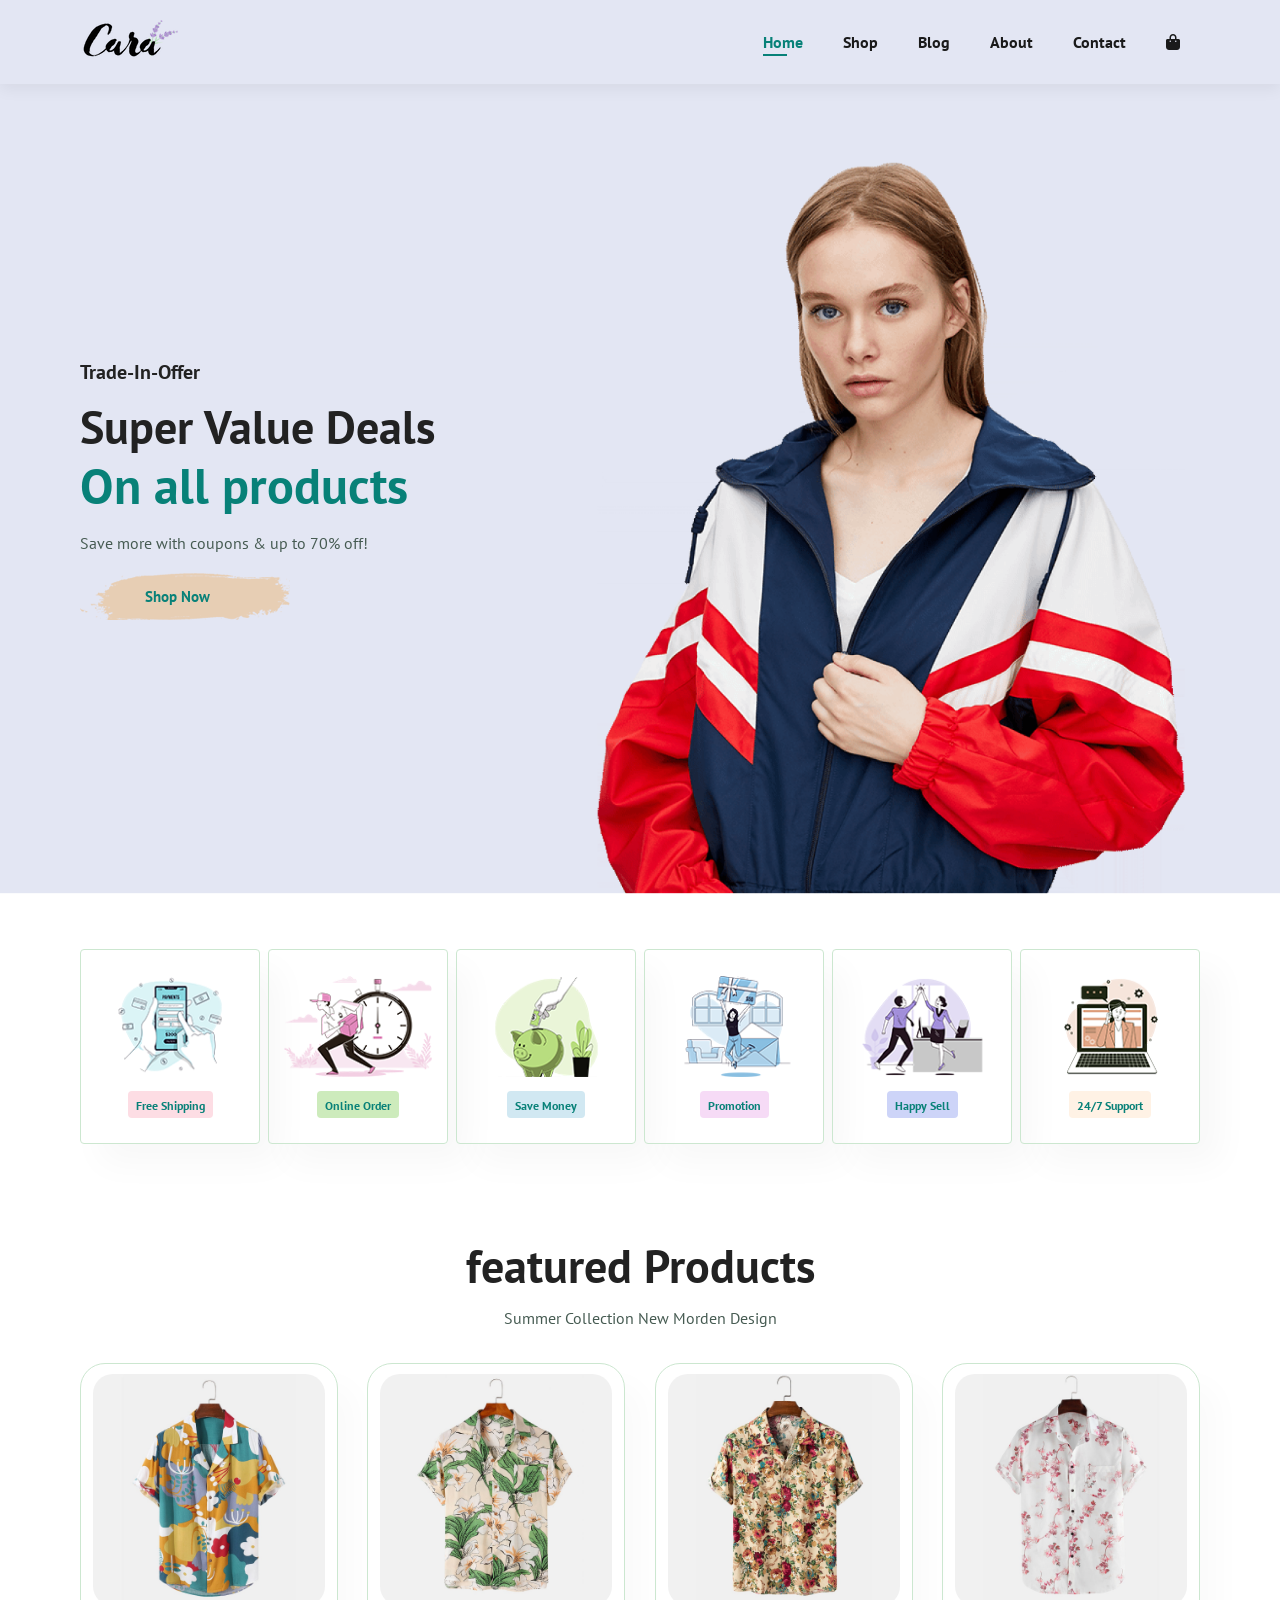
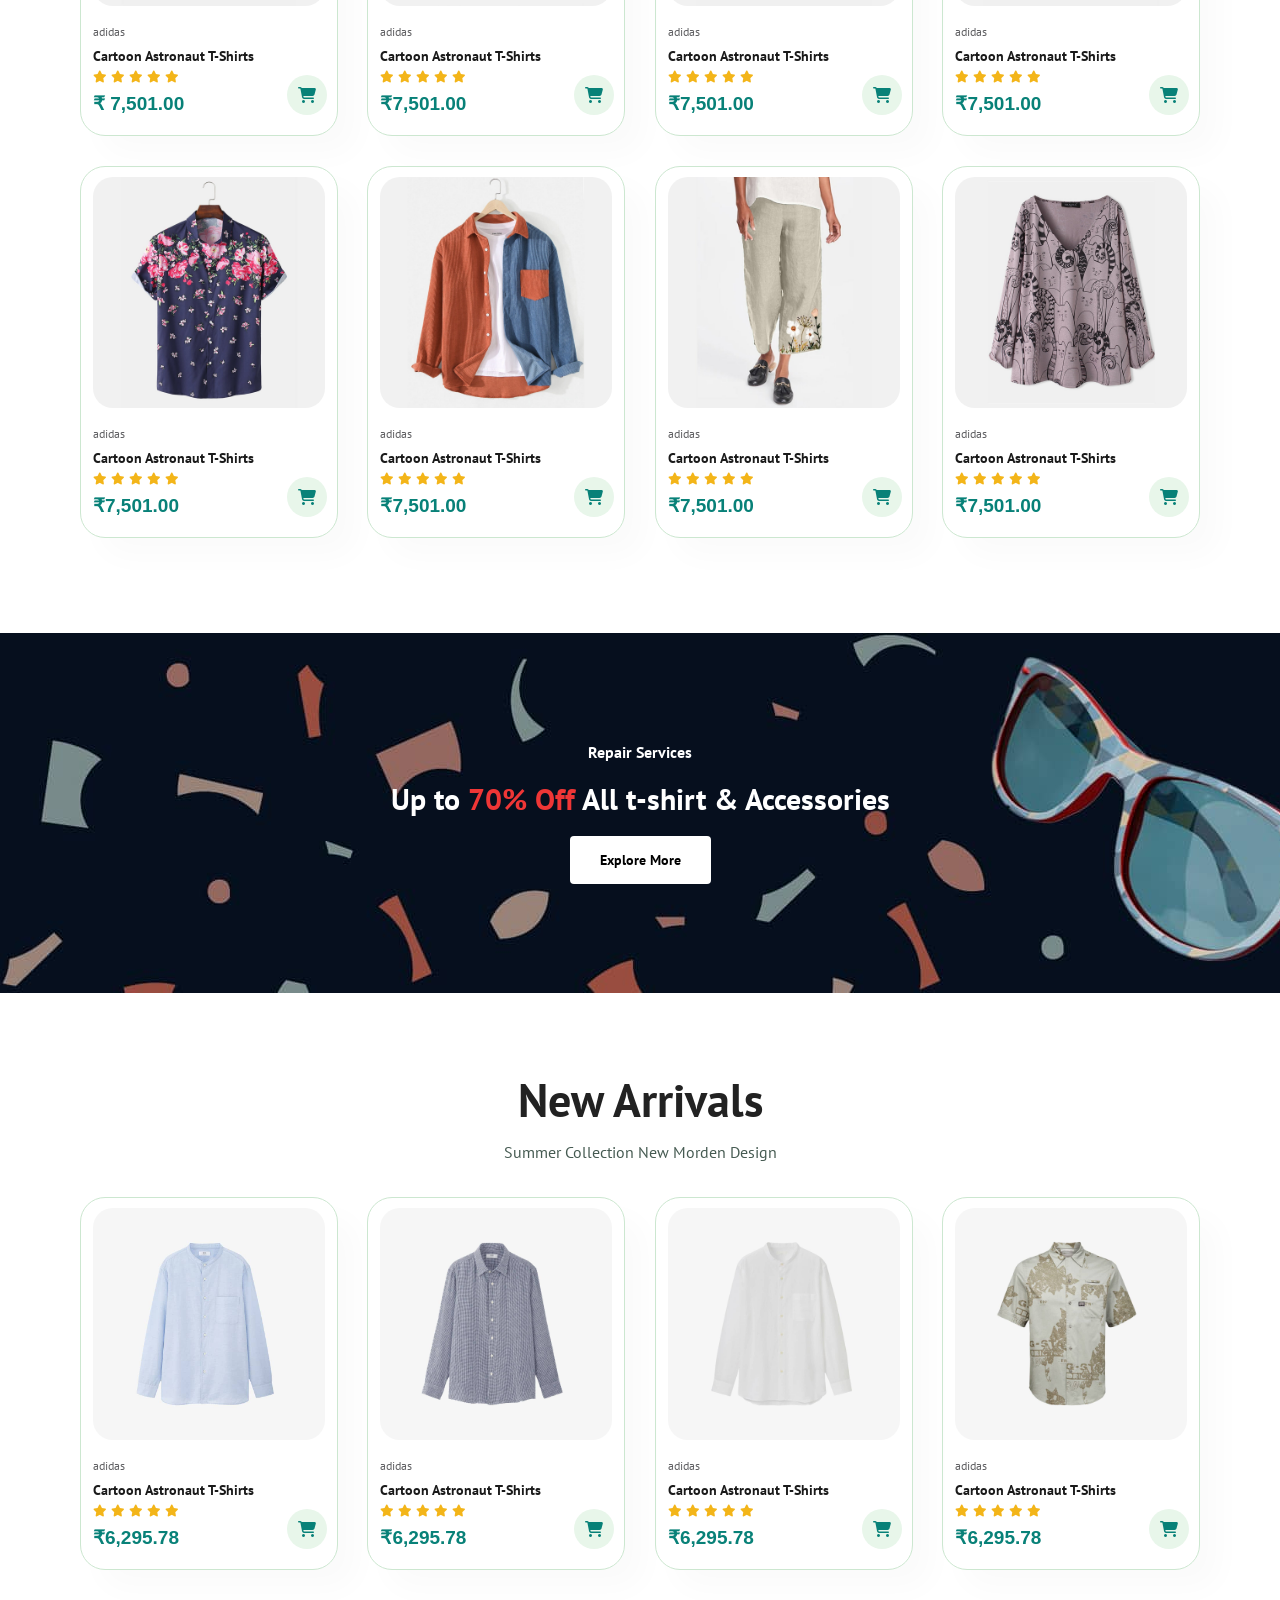
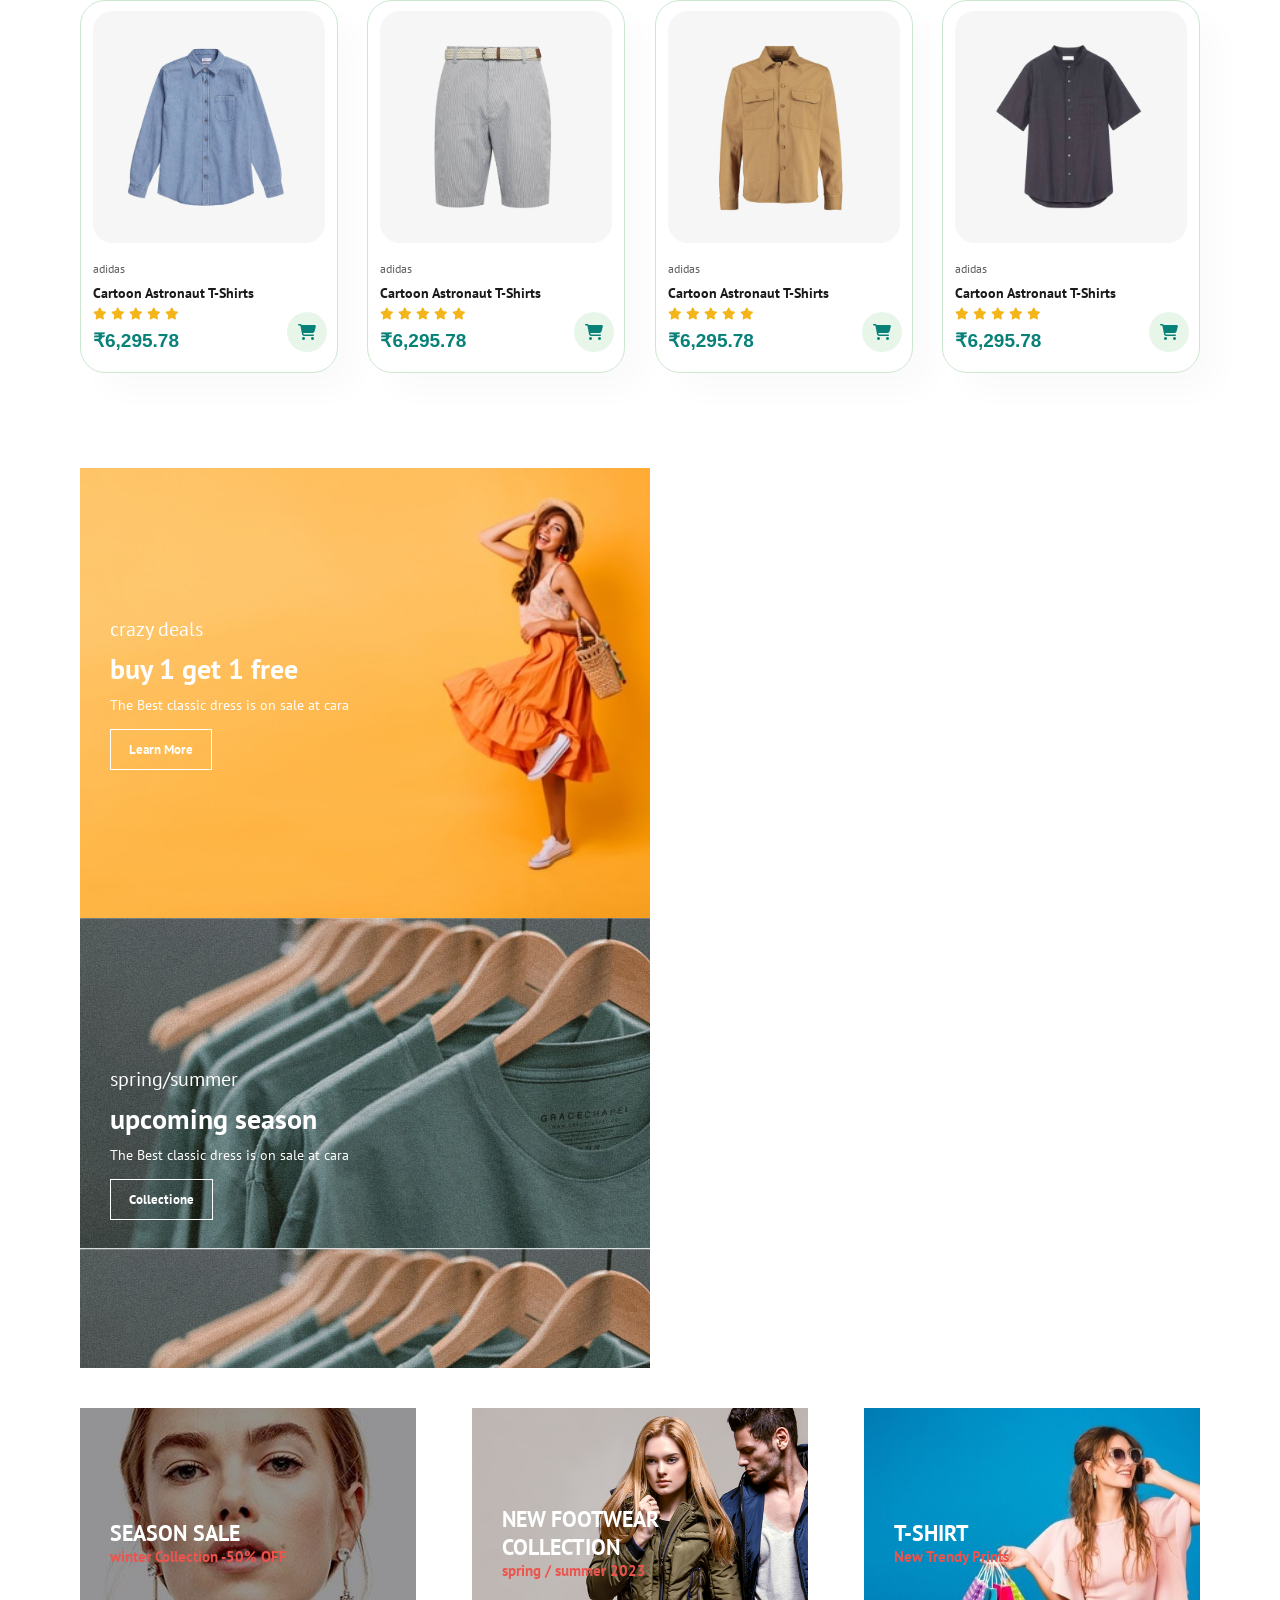
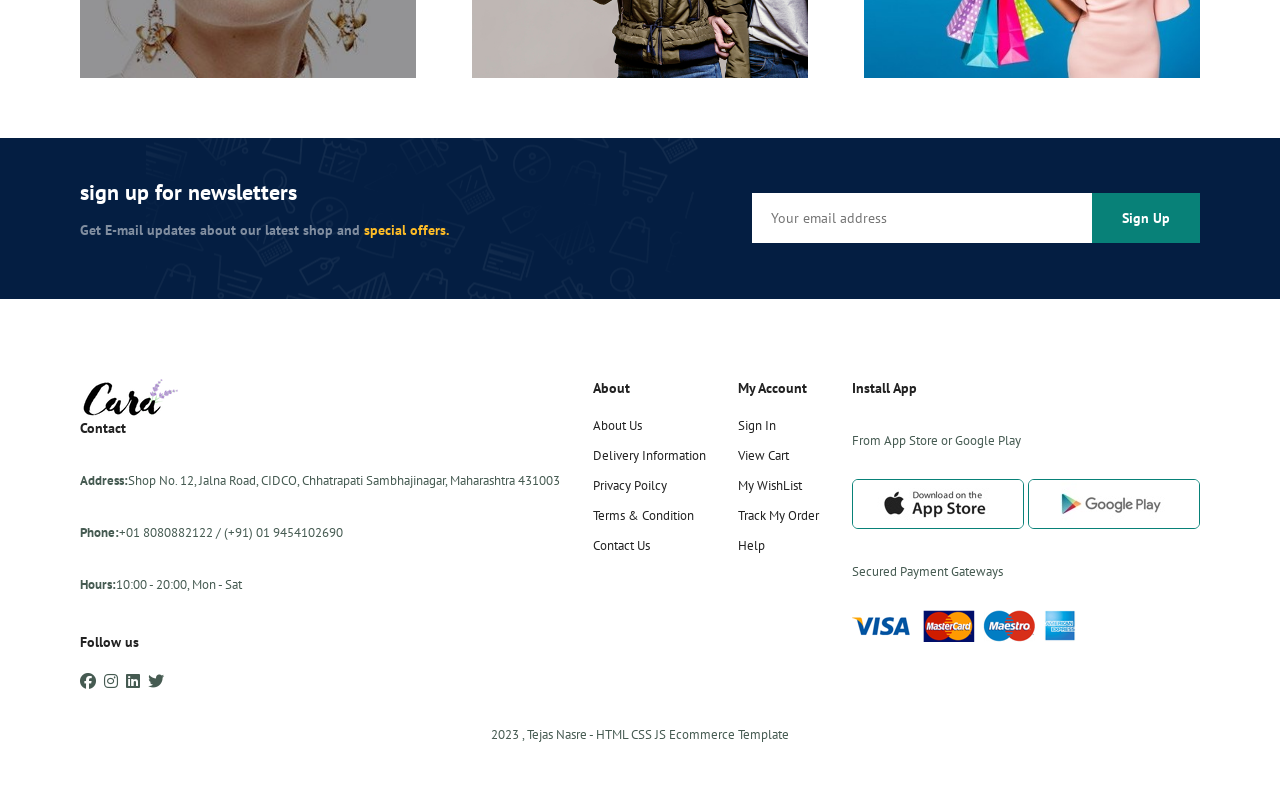
<file: index.html>
<!DOCTYPE html>
<html lang="en">

<head>
    <meta charset="UTF-8">
    <meta name="viewport" content="width=device-width, initial-scale=1.0">
    <title>Cara-EcommerceWebsite</title>
    <link rel="shortcut icon" href="img/icon.png" type="image/.png">
    <link rel="stylesheet" href="https://cdnjs.cloudflare.com/ajax/libs/font-awesome/6.5.2/css/all.min.css">
    <!-- <link rel="stylesheet" href="https://cdnjs.cloudflare.com/ajax/libs/font-awesome/6.5.2/css/all.min.css"> -->
    <link rel="stylesheet" href="style.css">
</head>

<body>

    <section id="header">
        <a href="#"><img src="img/logo.png" class="logo" alt=""></a>
        <div>
            <ul id="navbar">
                <li><a class="active" href="index.html">Home</a></li>
                <li><a href="shop.html">Shop</a></li>
                <li><a href="blog.html">Blog</a></li>
                <li><a href="about.html">About</a></li>
                <li><a href="contact.html">Contact</a></li>
                <li id="lg-bag"><a href="cart.html"><i class="fa fa-shopping-bag" aria-hidden="true"></i>
                    </a></li>
                <a href="#" id="close"><i class="fa fa-times" aria-hidden="true"></i>
                    </i></a>

            </ul>
        </div>
        <div id="mobile">
            <a href="card.html"><i class="fa fa-shopping-bag" aria-hidden="true"></i> </a>
            <i id="bar" class="fas fa-outdent"></i>

        </div>
    </section>

    
    <section id="hero">
        <h4>Trade-In-Offer</h4>
        <h2>Super Value Deals</h2>
        <h1>On all products</h1>
        <p>Save more with coupons & up to 70% off!</p>
        <button> Shop Now</button>
    </section>

    <section id="feature" class="section-p1">
        <div class="fe-box">
            <img src="img/features/f1.png" alt="F-1">
            <h6>Free Shipping</h6>
        </div>
        <div class="fe-box">
            <img src="img/features/f2.png" alt="F-1">
            <h6>Online Order</h6>
        </div>
        <div class="fe-box">
            <img src="img/features/f3.png" alt="F-1">
            <h6>Save Money</h6>
        </div>
        <div class="fe-box">
            <img src="img/features/f4.png" alt="F-1">
            <h6>Promotion</h6>
        </div>
        <div class="fe-box">
            <img src="img/features/f5.png" alt="F-1">
            <h6>Happy Sell</h6>
        </div>
        <div class="fe-box">
            <img src="img/features/f6.png" alt="F-1">
            <h6>24/7 Support</h6>
        </div>
    </section>

    <section id="product1" class="section-p1">
        <h2>featured Products</h2>
        <p>Summer Collection New Morden Design</p>
        <div class="pro-container">
            
            <div class="pro"  onclick="window.location.href='sproduct.html';"> 
                <img src="img/products/f1.jpg" alt="P-1">
                <div class="des">
                    <span>adidas</span>
                    <h5>Cartoon Astronaut T-Shirts</h5>
                    <div class="star">
                        <i class="fa-solid fa-star"></i>
                        <i class="fa-solid fa-star"></i>
                        <i class="fa-solid fa-star"></i>
                        <i class="fa-solid fa-star"></i>
                        <i class="fa-solid fa-star"></i>
                    </div>
                    <h4>&#8377;&nbsp;7,501.00</h4>
                </div>
                <a href="#" class="cart"><i class="fa-solid fa-cart-shopping"></i></a>
            </div>
            <div class="pro">
                <img src="img/products/f2.jpg" alt="P-2">
                <div class="des">
                    <span>adidas</span>
                    <h5>Cartoon Astronaut T-Shirts</h5>
                    <div class="star">
                        <i class="fa-solid fa-star"></i>
                        <i class="fa-solid fa-star"></i>
                        <i class="fa-solid fa-star"></i>
                        <i class="fa-solid fa-star"></i>
                        <i class="fa-solid fa-star"></i>
                    </div>
                    <h4>₹7,501.00</h4>
                </div>
                <a href="#" class="cart"><i class="fa-solid fa-cart-shopping"></i></a>
            </div>
            <div class="pro">
                <img src="img/products/f3.jpg" alt="P-3">
                <div class="des">
                    <span>adidas</span>
                    <h5>Cartoon Astronaut T-Shirts</h5>
                    <div class="star">
                        <i class="fa-solid fa-star"></i>
                        <i class="fa-solid fa-star"></i>
                        <i class="fa-solid fa-star"></i>
                        <i class="fa-solid fa-star"></i>
                        <i class="fa-solid fa-star"></i>
                    </div>
                    <h4>₹7,501.00</h4>
                </div>
                <a href="#" class="cart"><i class="fa-solid fa-cart-shopping"></i></a>
            </div>
            <div class="pro">
                <img src="img/products/f4.jpg" alt="P-4">
                <div class="des">
                    <span>adidas</span>
                    <h5>Cartoon Astronaut T-Shirts</h5>
                    <div class="star">
                        <i class="fa-solid fa-star"></i>
                        <i class="fa-solid fa-star"></i>
                        <i class="fa-solid fa-star"></i>
                        <i class="fa-solid fa-star"></i>
                        <i class="fa-solid fa-star"></i>
                    </div>
                    <h4>₹7,501.00</h4>
                </div>
                <a href="#" class="cart"><i class="fa-solid fa-cart-shopping"></i></a>
            </div>
            <div class="pro">
                <img src="img/products/f5.jpg" alt="P-5">
                <div class="des">
                    <span>adidas</span>
                    <h5>Cartoon Astronaut T-Shirts</h5>
                    <div class="star">
                        <i class="fa-solid fa-star"></i>
                        <i class="fa-solid fa-star"></i>
                        <i class="fa-solid fa-star"></i>
                        <i class="fa-solid fa-star"></i>
                        <i class="fa-solid fa-star"></i>
                    </div>
                    <h4>₹7,501.00</h4>
                </div>
                <a href="#" class="cart"><i class="fa-solid fa-cart-shopping"></i></a>
            </div>
            <div class="pro">
                <img src="img/products/f6.jpg" alt="P-6">
                <div class="des">
                    <span>adidas</span>
                    <h5>Cartoon Astronaut T-Shirts</h5>
                    <div class="star">
                        <i class="fa-solid fa-star"></i>
                        <i class="fa-solid fa-star"></i>
                        <i class="fa-solid fa-star"></i>
                        <i class="fa-solid fa-star"></i>
                        <i class="fa-solid fa-star"></i>
                    </div>
                    <h4>₹7,501.00</h4>
                </div>
                <a href="#" class="cart"><i class="fa-solid fa-cart-shopping"></i></a>
            </div>
            <div class="pro">
                <img src="img/products/f7.jpg" alt="P-7">
                <div class="des">
                    <span>adidas</span>
                    <h5>Cartoon Astronaut T-Shirts</h5>
                    <div class="star">
                        <i class="fa-solid fa-star"></i>
                        <i class="fa-solid fa-star"></i>
                        <i class="fa-solid fa-star"></i>
                        <i class="fa-solid fa-star"></i>
                        <i class="fa-solid fa-star"></i>
                    </div>
                    <h4>₹7,501.00</h4>
                </div>
                <a href="#" class="cart"><i class="fa-solid fa-cart-shopping"></i></a>
            </div>
            <div class="pro">
                <img src="img/products/f8.jpg" alt="P-8">
                <div class="des">
                    <span>adidas</span>
                    <h5>Cartoon Astronaut T-Shirts</h5>
                    <div class="star">
                        <i class="fa-solid fa-star"></i>
                        <i class="fa-solid fa-star"></i>
                        <i class="fa-solid fa-star"></i>
                        <i class="fa-solid fa-star"></i>
                        <i class="fa-solid fa-star"></i>
                    </div>
                    <h4>₹7,501.00</h4>
                </div>
                <a href="#" class="cart"><i class="fa-solid fa-cart-shopping"></i></a>
            </div>                              
        </div>
    </section>


    <section id="banner" class="section-m1">
        <h4>Repair Services</h4>
        <h2>Up to <span>70% Off</span> All t-shirt & Accessories</h2>
        <button class="normal">Explore More</button>
    </section>

    <section id="product1" class="section-p1">
        <h2>New Arrivals</h2>
        <p>Summer Collection New Morden Design</p>
        <div class="pro-container">
            <div class="pro">
                <img src="img/products/n1.jpg" alt="N-1">
                <div class="des">
                    <span>adidas</span>
                    <h5>Cartoon Astronaut T-Shirts</h5>
                    <div class="star">
                        <i class="fa-solid fa-star"></i>
                        <i class="fa-solid fa-star"></i>
                        <i class="fa-solid fa-star"></i>
                        <i class="fa-solid fa-star"></i>
                        <i class="fa-solid fa-star"></i>
                    </div>
                    <h4>₹6,295.78</h4>
                </div>
                <a href="#" class="cart"><i class="fa-solid fa-cart-shopping"></i></a>
            </div>
            <div class="pro">
                <img src="img/products/n2.jpg" alt="N-2">
                <div class="des">
                    <span>adidas</span>
                    <h5>Cartoon Astronaut T-Shirts</h5>
                    <div class="star">
                        <i class="fa-solid fa-star"></i>
                        <i class="fa-solid fa-star"></i>
                        <i class="fa-solid fa-star"></i>
                        <i class="fa-solid fa-star"></i>
                        <i class="fa-solid fa-star"></i>
                    </div>
                    <h4>₹6,295.78</h4>
                </div>
                <a href="#" class="cart"><i class="fa-solid fa-cart-shopping"></i></a>
            </div>
            <div class="pro">
                <img src="img/products/n3.jpg" alt="N-3">
                <div class="des">
                    <span>adidas</span>
                    <h5>Cartoon Astronaut T-Shirts</h5>
                    <div class="star">
                        <i class="fa-solid fa-star"></i>
                        <i class="fa-solid fa-star"></i>
                        <i class="fa-solid fa-star"></i>
                        <i class="fa-solid fa-star"></i>
                        <i class="fa-solid fa-star"></i>
                    </div>
                    <h4>₹6,295.78</h4>
                </div>
                <a href="#" class="cart"><i class="fa-solid fa-cart-shopping"></i></a>
            </div>
            <div class="pro">
                <img src="img/products/n4.jpg" alt="N-4">
                <div class="des">
                    <span>adidas</span>
                    <h5>Cartoon Astronaut T-Shirts</h5>
                    <div class="star">
                        <i class="fa-solid fa-star"></i>
                        <i class="fa-solid fa-star"></i>
                        <i class="fa-solid fa-star"></i>
                        <i class="fa-solid fa-star"></i>
                        <i class="fa-solid fa-star"></i>
                    </div>
                    <h4>₹6,295.78</h4>
                </div>
                <a href="#" class="cart"><i class="fa-solid fa-cart-shopping"></i></a>
            </div>
            <div class="pro">
                <img src="img/products/n5.jpg" alt="N-5">
                <div class="des">
                    <span>adidas</span>
                    <h5>Cartoon Astronaut T-Shirts</h5>
                    <div class="star">
                        <i class="fa-solid fa-star"></i>
                        <i class="fa-solid fa-star"></i>
                        <i class="fa-solid fa-star"></i>
                        <i class="fa-solid fa-star"></i>
                        <i class="fa-solid fa-star"></i>
                    </div>
                    <h4>₹6,295.78</h4>
                </div>
                <a href="#" class="cart"><i class="fa-solid fa-cart-shopping"></i></a>
            </div>
            <div class="pro">
                <img src="img/products/n6.jpg" alt="N-6">
                <div class="des">
                    <span>adidas</span>
                    <h5>Cartoon Astronaut T-Shirts</h5>
                    <div class="star">
                        <i class="fa-solid fa-star"></i>
                        <i class="fa-solid fa-star"></i>
                        <i class="fa-solid fa-star"></i>
                        <i class="fa-solid fa-star"></i>
                        <i class="fa-solid fa-star"></i>
                    </div>
                    <h4>₹6,295.78</h4>
                </div>
                <a href="#" class="cart"><i class="fa-solid fa-cart-shopping"></i></a>
            </div>
            <div class="pro">
                <img src="img/products/n7.jpg" alt="N-7">
                <div class="des">
                    <span>adidas</span>
                    <h5>Cartoon Astronaut T-Shirts</h5>
                    <div class="star">
                        <i class="fa-solid fa-star"></i>
                        <i class="fa-solid fa-star"></i>
                        <i class="fa-solid fa-star"></i>
                        <i class="fa-solid fa-star"></i>
                        <i class="fa-solid fa-star"></i>
                    </div>
                    <h4>₹6,295.78</h4>
                </div>
                <a href="#" class="cart"><i class="fa-solid fa-cart-shopping"></i></a>
            </div>
            <div class="pro">
                <img src="img/products/n8.jpg" alt="N-8">
                <div class="des">
                    <span>adidas</span>
                    <h5>Cartoon Astronaut T-Shirts</h5>
                    <div class="star">
                        <i class="fa-solid fa-star"></i>
                        <i class="fa-solid fa-star"></i>
                        <i class="fa-solid fa-star"></i>
                        <i class="fa-solid fa-star"></i>
                        <i class="fa-solid fa-star"></i>
                    </div>
                    <h4>₹6,295.78</h4>
                </div>
                <a href="#" class="cart"><i class="fa-solid fa-cart-shopping"></i></a>
            </div>

        </div>
        </div>
    </section>

    <section id="sm-banner" class="section-p1">
        <div class="bannner-box">
            <h4>crazy deals</h4>
            <h2>buy 1 get 1 free</h2>
            <span>The Best classic dress is on sale at cara</span>
            <button class="white">Learn More</button>
        </div>
        <div class="bannner-box">
            <h4>spring/summer</h4>
            <h2>upcoming season</h2>
            <span>The Best classic dress is on sale at cara</span>
            <button class="white">Collectione</button>
        </div>
    </section>
    <section id="banner3">
        <div class="banner-box">
            <h4>SEASON SALE</h4>
            <h3>winter Collection -50% OFF</h3>
        </div>
        <div class="banner-box banner-box2">
            <h4>NEW FOOTWEAR COLLECTION</h4>
            <h3>spring / summer 2023</h3>
        </div>
        <div class="banner-box banner-box3">
            <h4>T-SHIRT</h4>
            <h3>New Trendy Prints</h3>
        </div>
    </section>
    <section id="newsletter" class="section-p1 section-m1">
        <div class="newstext">
            <h4>sign up for newsletters</h4>
            <p>Get E-mail updates about our latest shop and <span>special offers.</span></p>
        </div>
        <div class="form">
            <input type="text" id="email" placeholder="Your email address">
            <button type="button" class="normal" onclick="startMembership()">
                Sign Up
            </button>
            <p id="message" style="margin-top: 15px; text-align: center; color: rgb(243, 241, 241);"></p>
        </div>
    </section>
    <footer class="section-p1">
        <div class="col">
            <img src="img/logo.png" alt="logo" class="logoS">
            <h4>Contact</h4>
            <p><strong>Address:</strong>Shop No. 12, Jalna Road, CIDCO, Chhatrapati Sambhajinagar, Maharashtra 431003
            </p>
            <p><strong>Phone:</strong>+01 8080882122 / (+91) 01 9454102690</p>
            <p><strong>Hours:</strong>10:00 - 20:00, Mon - Sat</p>
            <div class="follow">
                <h4>Follow us</h4>
                <div class="icon">
                    <i class="fa-brands fa-facebook"></i>
                    <i class="fa-brands fa-instagram"></i>
                    <i class="fa-brands fa-linkedin"></i>
                    <i class="fa-brands fa-twitter"></i>
                </div>
            </div>
        </div>
        <div class="col">
            <h4>About</h4>
            <a href="#">About Us</a>
            <a href="#">Delivery Information</a>
            <a href="#">Privacy Poilcy</a>
            <a href="#">Terms & Condition</a>
            <a href="#">Contact Us</a>
        </div>
        <div class="col">
            <h4>My Account </h4>
            <a href="#">Sign In</a>
            <a href="#">View Cart</a>
            <a href="#">My WishList</a>
            <a href="#">Track My Order</a>
            <a href="#">Help</a>
        </div>
        <div class="col install">
            <h4>Install App</h4>
            <p>From App Store or Google Play</p>
            <div class="row">
                <img src="img/pay/app.jpg" alt="app">
                <img src="img/pay/play.jpg" alt="play">
            </div>
            <p>Secured Payment Gateways</p>
            <img src="img/pay/pay.png" alt="pay">
        </div>
        <div class="copyright">
            <p>2023 , Tejas Nasre - HTML CSS JS Ecommerce Template</p>
        </div>
    </footer>





    <script src="script.js"></script>
</body>

</html>
</file>
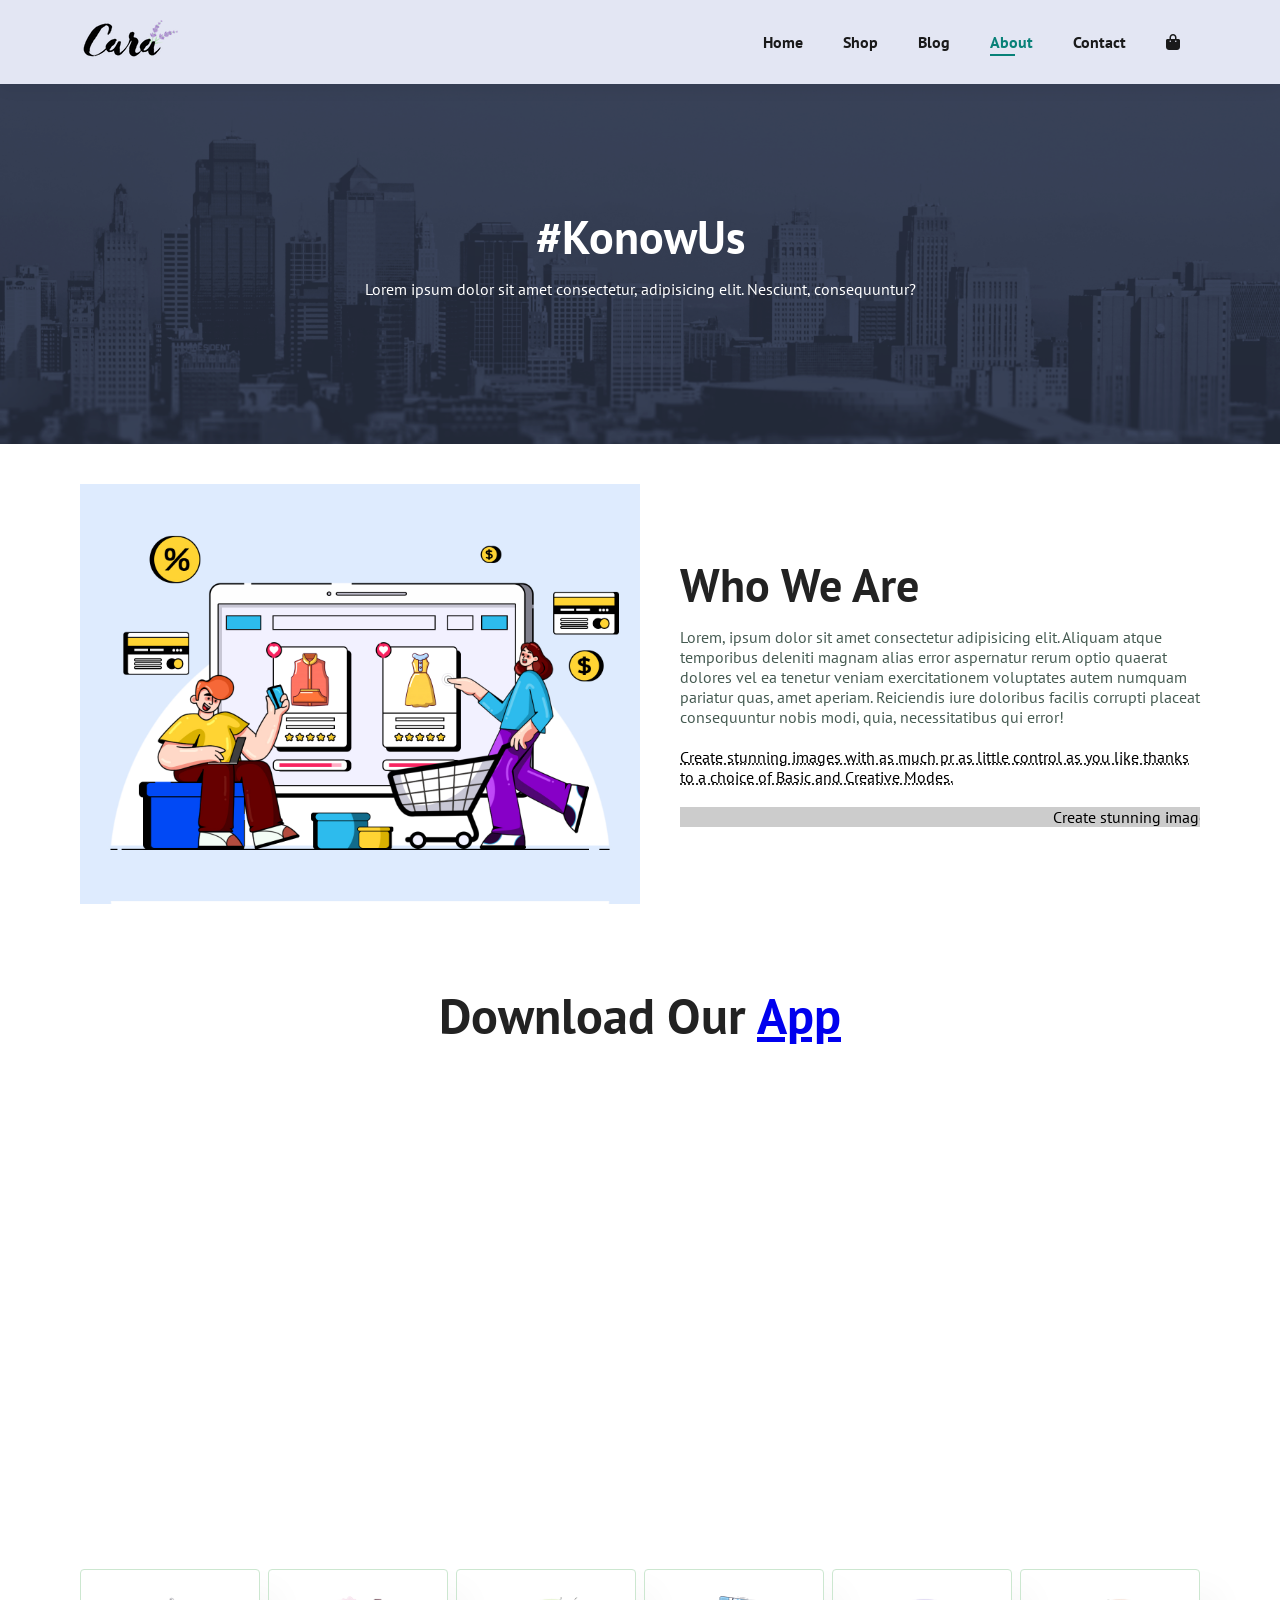
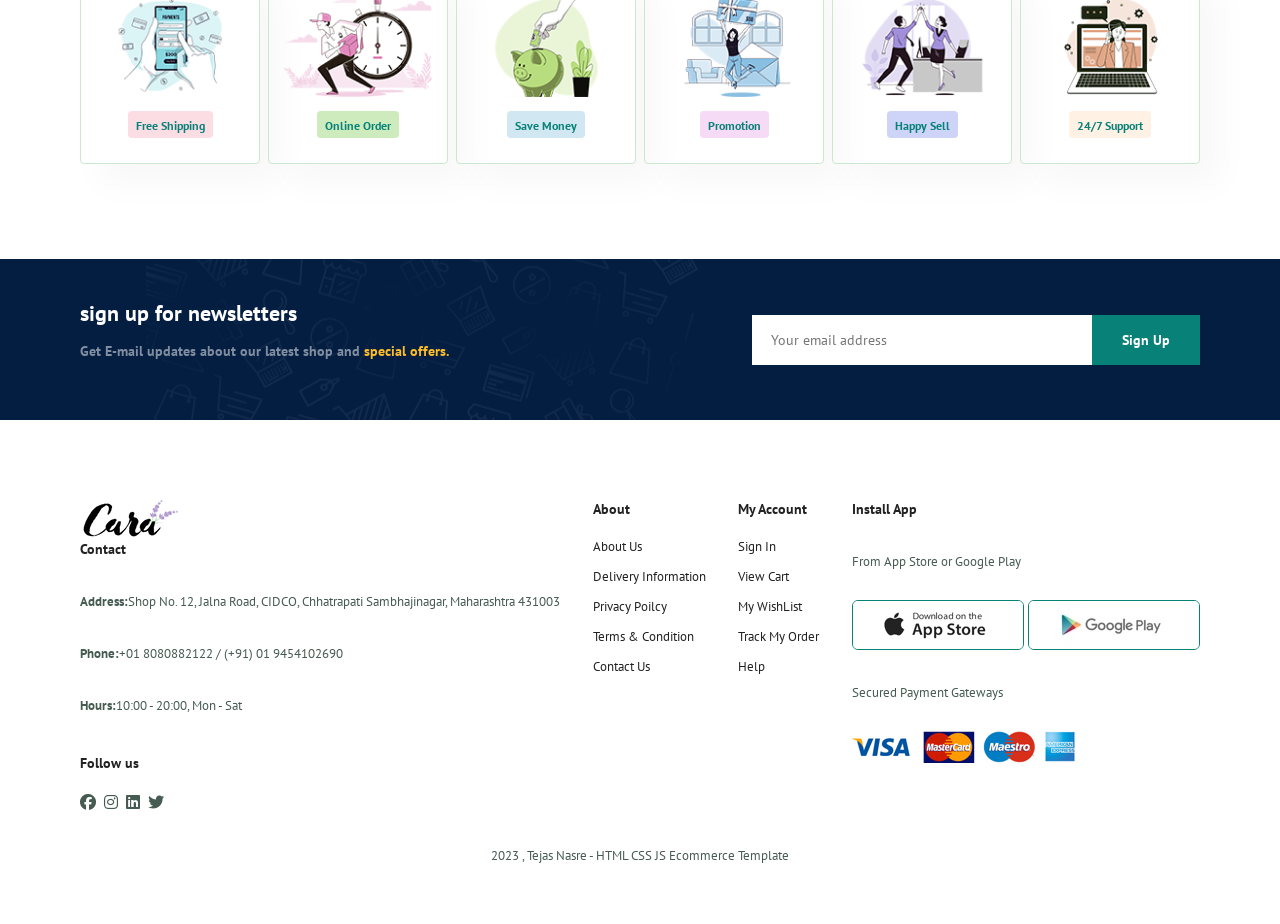
<file: about.html>
<!DOCTYPE html>
<html lang="en">
<head>
    <meta charset="UTF-8">
    <meta name="viewport" content="width=device-width, initial-scale=1.0">
    <title>Cara-EcommerceWebsite</title>
    <link rel="shortcut icon" href="img/icon.png" type="image/.png">
    <link rel="stylesheet" href="https://cdnjs.cloudflare.com/ajax/libs/font-awesome/6.5.2/css/all.min.css">
    <!-- <link rel="stylesheet" href="https://cdnjs.cloudflare.com/ajax/libs/font-awesome/6.5.2/css/all.min.css"> -->
     <link rel="stylesheet" href="style.css">
</head>
<body>

<section id="header">
    <a href="#"><img src="img/logo.png" class="logo" alt=""></a>
    <div>
        <ul id="navbar">
            <li><a href="index.html">Home</a></li>
            <li><a href="shop.html">Shop</a></li>
            <li><a href="blog.html">Blog</a></li>
            <li><a class="active" href="about.html">About</a></li>
            <li><a href="contact.html">Contact</a></li>
            <li id="lg-bag"><a href="cart.html"><i class="fa fa-shopping-bag" aria-hidden="true"></i>
            </a></li>
                <a href="#" id="close"><i class="fa fa-times" aria-hidden="true"></i>
                </i></a>
             
        </ul>
    </div>
    <div id="mobile">
        <a href="card.html"><i class="fa fa-shopping-bag" aria-hidden="true"></i> </a>
        <i id="bar" class="fas fa-outdent"></i>
         
    </div>
</section>

<section id="page-header" class="about-header">
    <h2>#KonowUs</h2>
    <p>Lorem ipsum dolor sit amet consectetur, adipisicing elit. Nesciunt, consequuntur?</p>
</section> 
 
<section id="about-head" class="section-p1">
    <img src="img/about/a6.jpg" alt="A-1">
    <div>
        <h2>Who We Are</h2>
        <p>Lorem, ipsum dolor sit amet consectetur adipisicing elit. Aliquam atque temporibus deleniti magnam alias error aspernatur rerum optio quaerat dolores vel ea tenetur veniam exercitationem voluptates autem numquam pariatur quas, amet aperiam. Reiciendis iure doloribus facilis corrupti placeat consequuntur nobis modi, quia, necessitatibus qui error!</p>
        <abbr title="">
            Create stunning images with as much pr as little control as you like thanks to a choice of Basic and Creative Modes.
        </abbr>
        <br><br>
        <marquee bgcolor="#ccc" loop="-1" scrollamout="5" width="100%">
            Create stunning images with as much pr as little control as you like thanks to a choice of Basic and Creative Modes.
        </marquee>
    </div>
</section>
<section id="about-app" class="section-p1">
    <h1>Download Our <a href="#">App</a></h1>
    <div class="video">
        <video src="img/about/1.mp4" autoplay muted loop></video>
    </div>
</section>
<section id="feature" class="section-p1">
    <div class="fe-box">
        <img src="img/features/f1.png" alt="F-1">
        <h6>Free Shipping</h6>
    </div>
    <div class="fe-box">
        <img src="img/features/f2.png" alt="F-1">
        <h6>Online Order</h6>
    </div>
    <div class="fe-box">
        <img src="img/features/f3.png" alt="F-1">
        <h6>Save Money</h6>
    </div>
    <div class="fe-box">
        <img src="img/features/f4.png" alt="F-1">
        <h6>Promotion</h6>
    </div>
    <div class="fe-box">
        <img src="img/features/f5.png" alt="F-1">
        <h6>Happy Sell</h6>
    </div>
    <div class="fe-box">
        <img src="img/features/f6.png" alt="F-1">
        <h6>24/7 Support</h6>
    </div>
</section>
<section id="newsletter" class="section-p1 section-m1">
    <div class="newstext">
        <h4>sign up for newsletters</h4>
        <p>Get E-mail updates about our latest shop and <span>special offers.</span></p>
    </div>
    <div class="form">
        <input type="text" id="email" placeholder="Your email address">
        <button type="button" class="normal" onclick="startMembership()">
            Sign Up
        </button>
        <p id="message" style="margin-top: 15px; text-align: center; color: rgb(243, 241, 241);"></p>
    </div>
</section>

  
<footer class="section-p1">
    <div class="col">
        <img src="img/logo.png" alt="logo" class="logoS">
        <h4>Contact</h4>
        <p><strong>Address:</strong>Shop No. 12, Jalna Road, CIDCO, Chhatrapati Sambhajinagar, Maharashtra 431003</p>
        <p><strong>Phone:</strong>+01 8080882122 / (+91) 01 9454102690</p>
        <p><strong>Hours:</strong>10:00 - 20:00, Mon - Sat</p>
        <div class="follow">
            <h4>Follow us</h4>
            <div class="icon">
                <i class="fa-brands fa-facebook"></i>
                <i class="fa-brands fa-instagram"></i>
                <i class="fa-brands fa-linkedin"></i>
                <i class="fa-brands fa-twitter"></i>
            </div>
        </div>
    </div>
    <div class="col">
        <h4>About</h4>
        <a href="#">About Us</a>
        <a href="#">Delivery Information</a>
        <a href="#">Privacy Poilcy</a>
        <a href="#">Terms & Condition</a>
        <a href="#">Contact Us</a>
    </div>
    <div class="col">
        <h4>My Account </h4>
        <a href="#">Sign In</a>
        <a href="#">View Cart</a>
        <a href="#">My WishList</a>
        <a href="#">Track My Order</a>
        <a href="#">Help</a>
    </div>
    <div class="col install">
        <h4>Install App</h4>
        <p>From App Store or Google Play</p>
        <div class="row">
            <img src="img/pay/app.jpg" alt="app">
            <img src="img/pay/play.jpg" alt="play">
        </div>
        <p>Secured Payment Gateways</p>
        <img src="img/pay/pay.png" alt="pay">
    </div>
    <div class="copyright">
        <p>2023 , Tejas Nasre - HTML CSS JS Ecommerce Template</p>
    </div>
</footer>





<script src="script.js"></script>
</body>
</html>
</file>
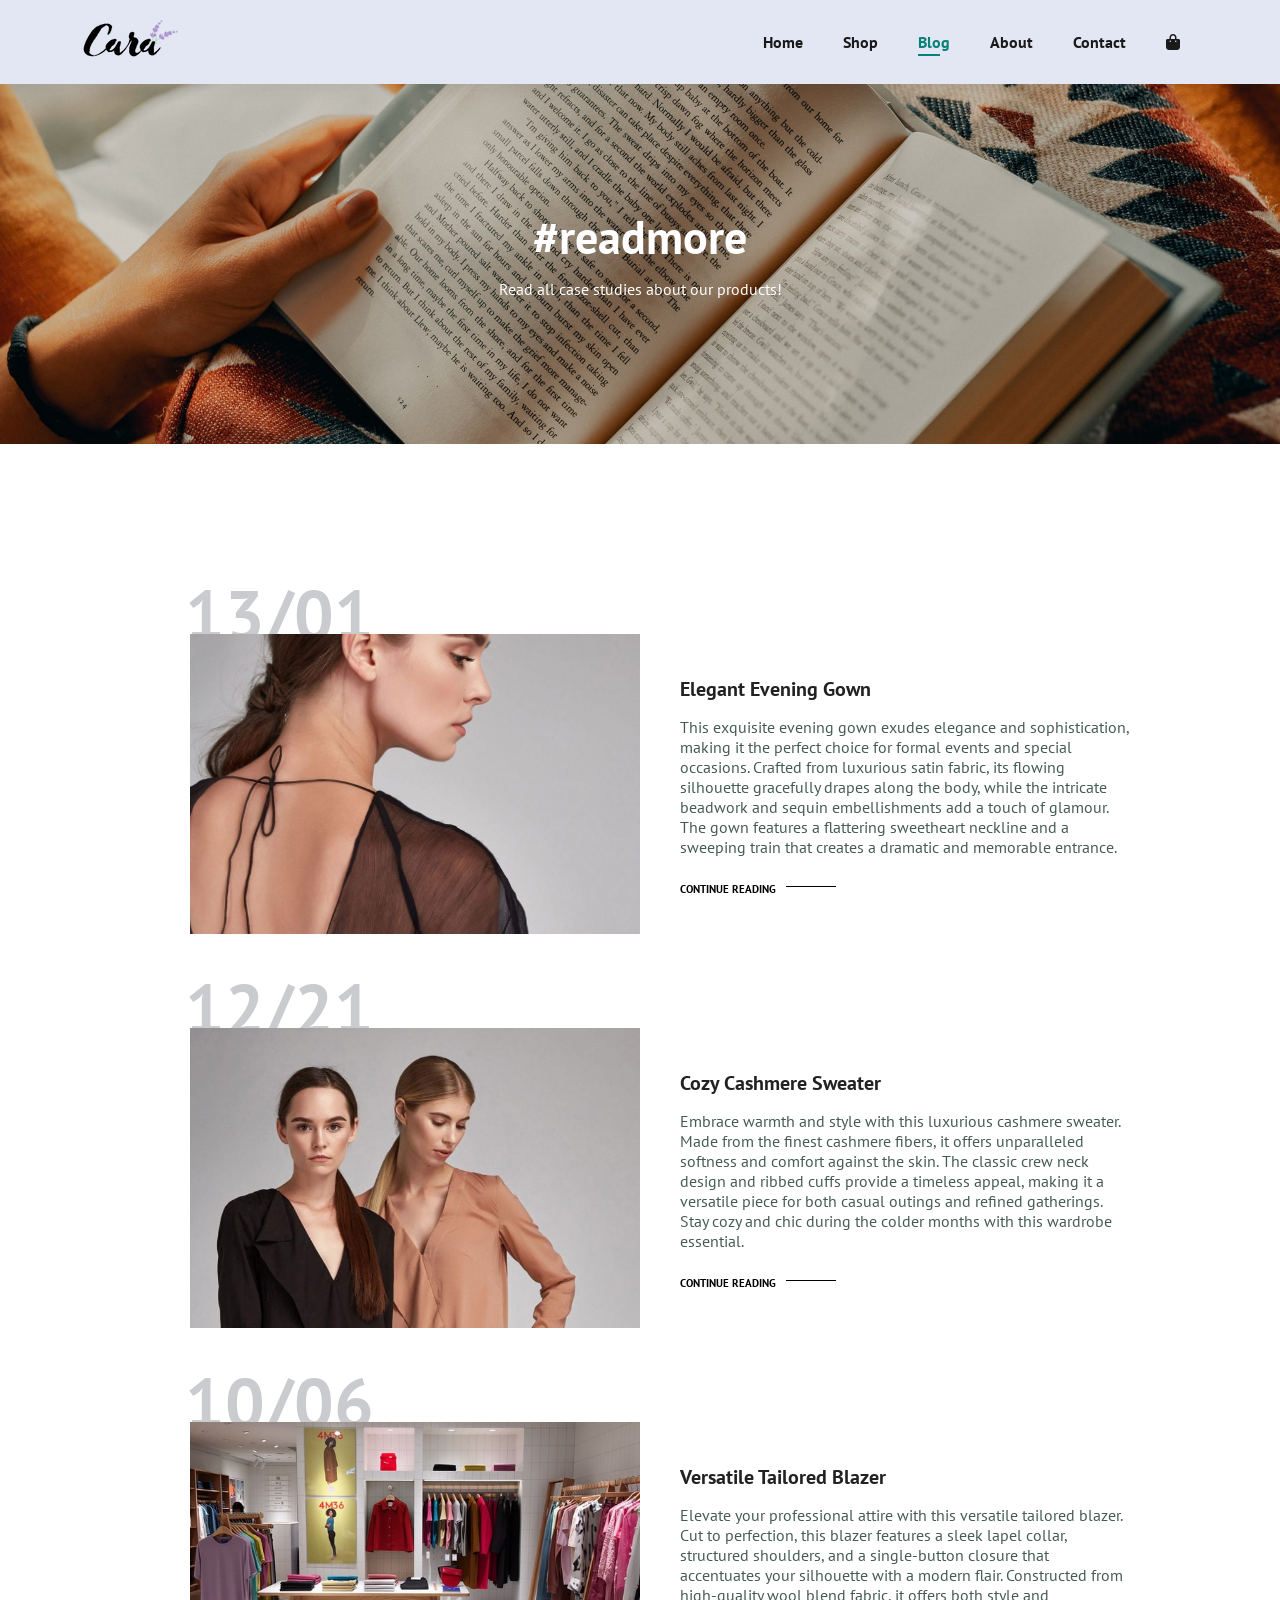
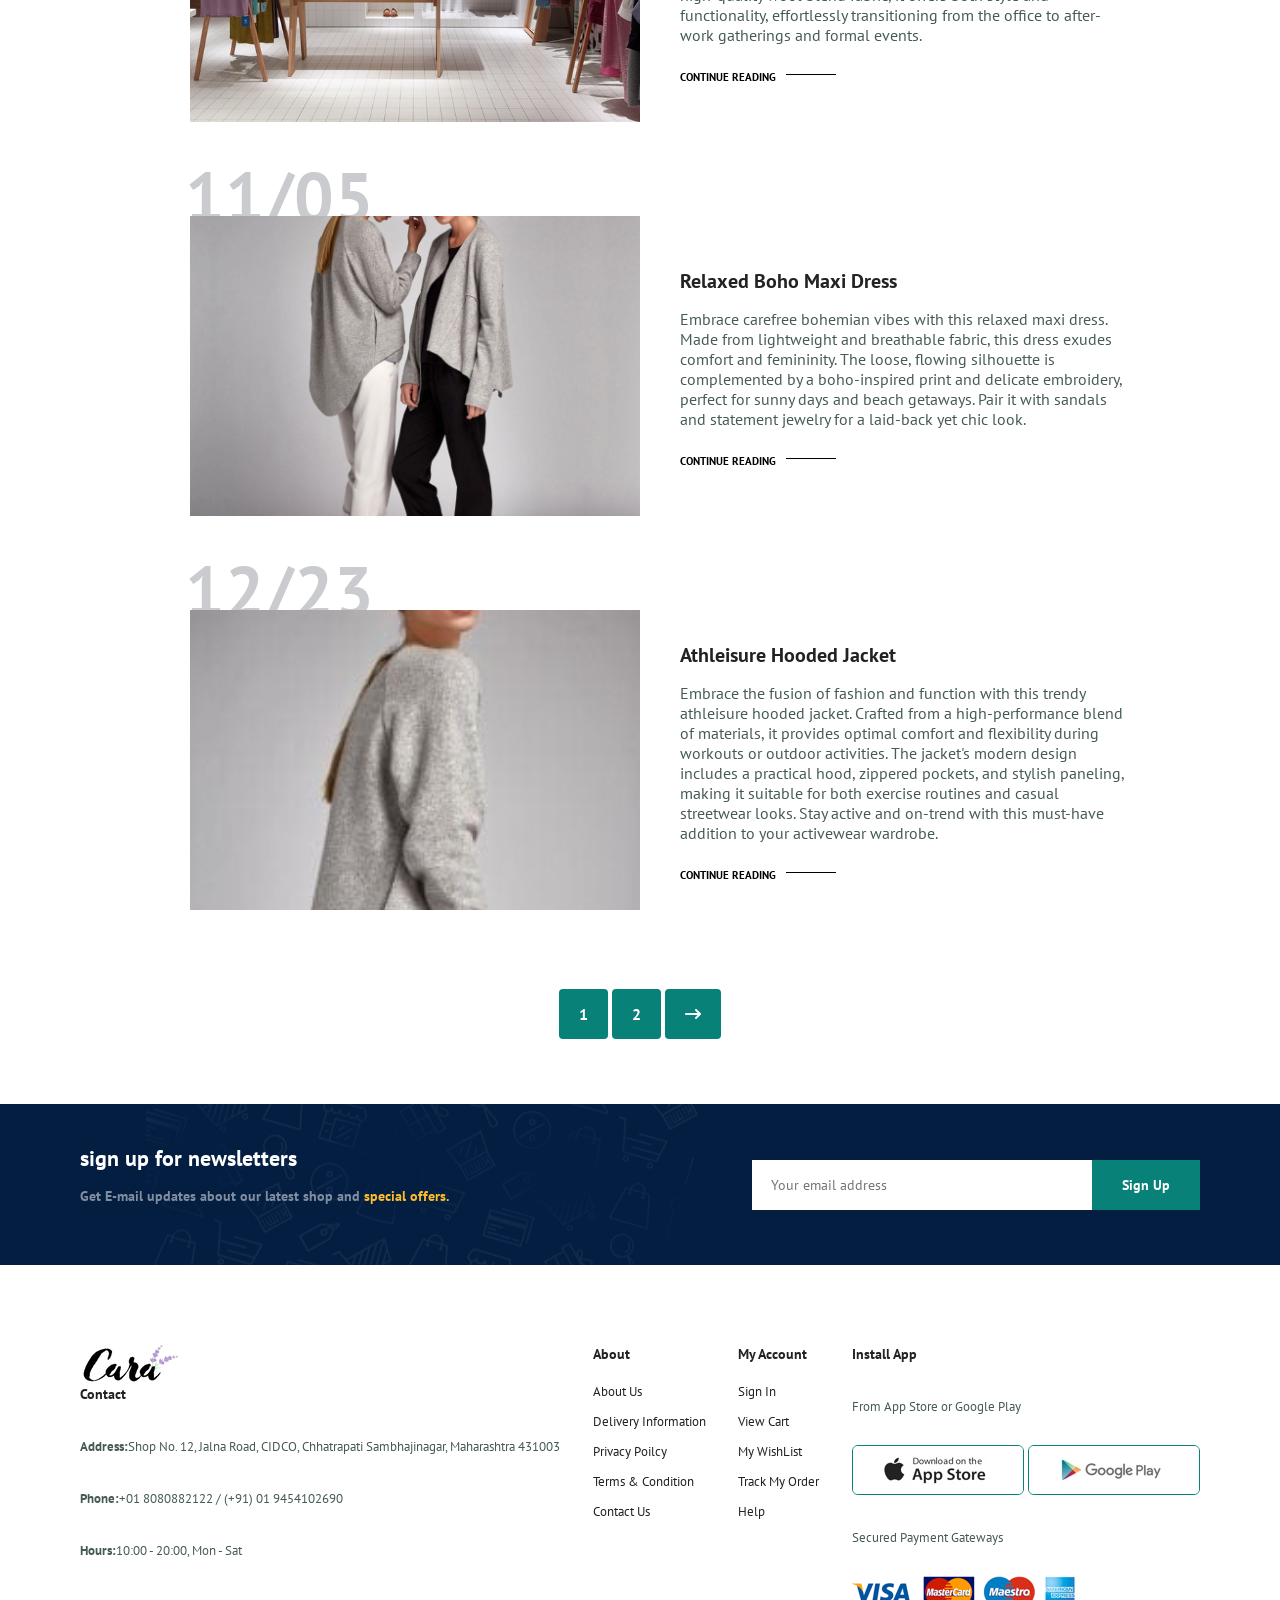
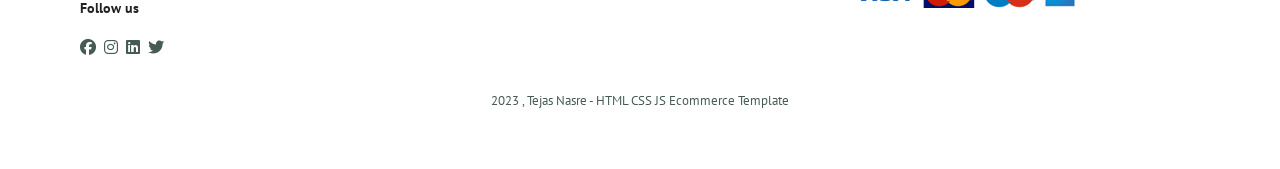
<file: blog.html>
<!DOCTYPE html>
<html lang="en">
<head>
    <meta charset="UTF-8">
    <meta name="viewport" content="width=device-width, initial-scale=1.0">
    <title>Cara-EcommerceWebsite</title>
    <link rel="shortcut icon" href="img/icon.png" type="image/.png">
    <link rel="stylesheet" href="https://cdnjs.cloudflare.com/ajax/libs/font-awesome/6.5.2/css/all.min.css">
    <!-- <link rel="stylesheet" href="https://cdnjs.cloudflare.com/ajax/libs/font-awesome/6.5.2/css/all.min.css"> -->
     <link rel="stylesheet" href="style.css">
</head>
<body>

<section id="header">
    <a href="#"><img src="img/logo.png" class="logo" alt=""></a>
    <div>
        <ul id="navbar">
            <li><a href="index.html">Home</a></li>
            <li><a    href="shop.html">Shop</a></li>
            <li><a class="active" href="blog.html">Blog</a></li>
            <li><a href="about.html">About</a></li>
            <li><a href="contact.html">Contact</a></li>
            <li id="lg-bag"><a href="cart.html"><i class="fa fa-shopping-bag" aria-hidden="true"></i>
            </a></li>
                <a href="#" id="close"><i class="fa fa-times" aria-hidden="true"></i>
                </i></a>
             
        </ul>
    </div>
    <div id="mobile">
        <a href="card.html"><i class="fa fa-shopping-bag" aria-hidden="true"></i> </a>
        <i id="bar" class="fas fa-outdent"></i>
         
    </div>
</section>

<section id="page-header" class="blog-header">
    <h2>#readmore</h2>
    <p>Read all case studies about our products!</p>
</section> 
<section id="blog">
    <div class="blog-box">
        <div class="blog-img">
            <img src="img/blog/b1.jpg" alt="B-1">
        </div>
        <div class="blog-details">
            <h4>Elegant Evening Gown</h4>
            <p>This exquisite evening gown exudes elegance and sophistication, making it the perfect choice for formal events and special occasions. Crafted from luxurious satin fabric, its flowing silhouette gracefully drapes along the body, while the intricate beadwork and sequin embellishments add a touch of glamour. The gown features a flattering sweetheart neckline and a sweeping train that creates a dramatic and memorable entrance.</p>
            <a href="#">CONTINUE READING</a>
        </div>
        <h1>13/01</h1>
    </div>
    <div class="blog-box">
        <div class="blog-img">
            <img src="img/blog/b2.jpg" alt="B-2">
        </div>
        <div class="blog-details">
            <h4>Cozy Cashmere Sweater</h4>
            <p>Embrace warmth and style with this luxurious cashmere sweater. Made from the finest cashmere fibers, it offers unparalleled softness and comfort against the skin. The classic crew neck design and ribbed cuffs provide a timeless appeal, making it a versatile piece for both casual outings and refined gatherings. Stay cozy and chic during the colder months with this wardrobe essential.</p>
            <a href="#">CONTINUE READING</a>
        </div>
        <h1>12/21</h1>
    </div>
    <div class="blog-box">
        <div class="blog-img">
            <img src="img/blog/b3.jpg" alt="B-3">
        </div>
        <div class="blog-details">
            <h4>Versatile Tailored Blazer</h4>
            <p>Elevate your professional attire with this versatile tailored blazer. Cut to perfection, this blazer features a sleek lapel collar, structured shoulders, and a single-button closure that accentuates your silhouette with a modern flair. Constructed from high-quality wool blend fabric, it offers both style and functionality, effortlessly transitioning from the office to after-work gatherings and formal events.</p>
            <a href="#">CONTINUE READING</a>
        </div>
        <h1>10/06</h1>
    </div>
    <div class="blog-box">
        <div class="blog-img">
            <img src="img/blog/b4.jpg" alt="B-4">
        </div>
        <div class="blog-details">
            <h4>Relaxed Boho Maxi Dress</h4>
            <p>Embrace carefree bohemian vibes with this relaxed maxi dress. Made from lightweight and breathable fabric, this dress exudes comfort and femininity. The loose, flowing silhouette is complemented by a boho-inspired print and delicate embroidery, perfect for sunny days and beach getaways. Pair it with sandals and statement jewelry for a laid-back yet chic look.</p>
            <a href="#">CONTINUE READING</a>
        </div>
        <h1>11/05</h1>
    </div>
    <div class="blog-box">
        <div class="blog-img">
            <img src="img/blog/b5.jpg" alt="B-5">
        </div>
        <div class="blog-details">
            <h4>Athleisure Hooded Jacket</h4>
            <p>Embrace the fusion of fashion and function with this trendy athleisure hooded jacket. Crafted from a high-performance blend of materials, it provides optimal comfort and flexibility during workouts or outdoor activities. The jacket's modern design includes a practical hood, zippered pockets, and stylish paneling, making it suitable for both exercise routines and casual streetwear looks. Stay active and on-trend with this must-have addition to your activewear wardrobe.</p>
            <a href="#">CONTINUE READING</a>
        </div>
        <h1>12/23</h1>
    </div>
</section>

<section id="pagination" class="section-p1">
    <a href="#">1</a>
    <a href="#">2</a>
    <a href="#"><i class="fa-solid fa-arrow-right-long"></i></a>
</section>

<section id="newsletter" class="section-p1 section-m1">
    <div class="newstext">
        <h4>sign up for newsletters</h4>
        <p>Get E-mail updates about our latest shop and <span>special offers.</span></p>
    </div>
    <div class="form">
        <input type="text" id="email" placeholder="Your email address">
        <button type="button" class="normal" onclick="startMembership()">
            Sign Up
        </button>
        <p id="message" style="margin-top: 15px; text-align: center; color: rgb(243, 241, 241);"></p>
    </div>
</section>
<footer class="section-p1">
    <div class="col">
        <img src="img/logo.png" alt="logo" class="logoS">
        <h4>Contact</h4>
        <p><strong>Address:</strong>Shop No. 12, Jalna Road, CIDCO, Chhatrapati Sambhajinagar, Maharashtra 431003</p>
        <p><strong>Phone:</strong>+01 8080882122 / (+91) 01 9454102690</p>
        <p><strong>Hours:</strong>10:00 - 20:00, Mon - Sat</p>
        <div class="follow">
            <h4>Follow us</h4>
            <div class="icon">
                <i class="fa-brands fa-facebook"></i>
                <i class="fa-brands fa-instagram"></i>
                <i class="fa-brands fa-linkedin"></i>
                <i class="fa-brands fa-twitter"></i>
            </div>
        </div>
    </div>
    <div class="col">
        <h4>About</h4>
        <a href="#">About Us</a>
        <a href="#">Delivery Information</a>
        <a href="#">Privacy Poilcy</a>
        <a href="#">Terms & Condition</a>
        <a href="#">Contact Us</a>
    </div>
    <div class="col">
        <h4>My Account </h4>
        <a href="#">Sign In</a>
        <a href="#">View Cart</a>
        <a href="#">My WishList</a>
        <a href="#">Track My Order</a>
        <a href="#">Help</a>
    </div>
    <div class="col install">
        <h4>Install App</h4>
        <p>From App Store or Google Play</p>
        <div class="row">
            <img src="img/pay/app.jpg" alt="app">
            <img src="img/pay/play.jpg" alt="play">
        </div>
        <p>Secured Payment Gateways</p>
        <img src="img/pay/pay.png" alt="pay">
    </div>
    <div class="copyright">
        <p>2023 , Tejas Nasre - HTML CSS JS Ecommerce Template</p>
    </div>
</footer>





<script src="script.js"></script>
</body>
</html>
</file>
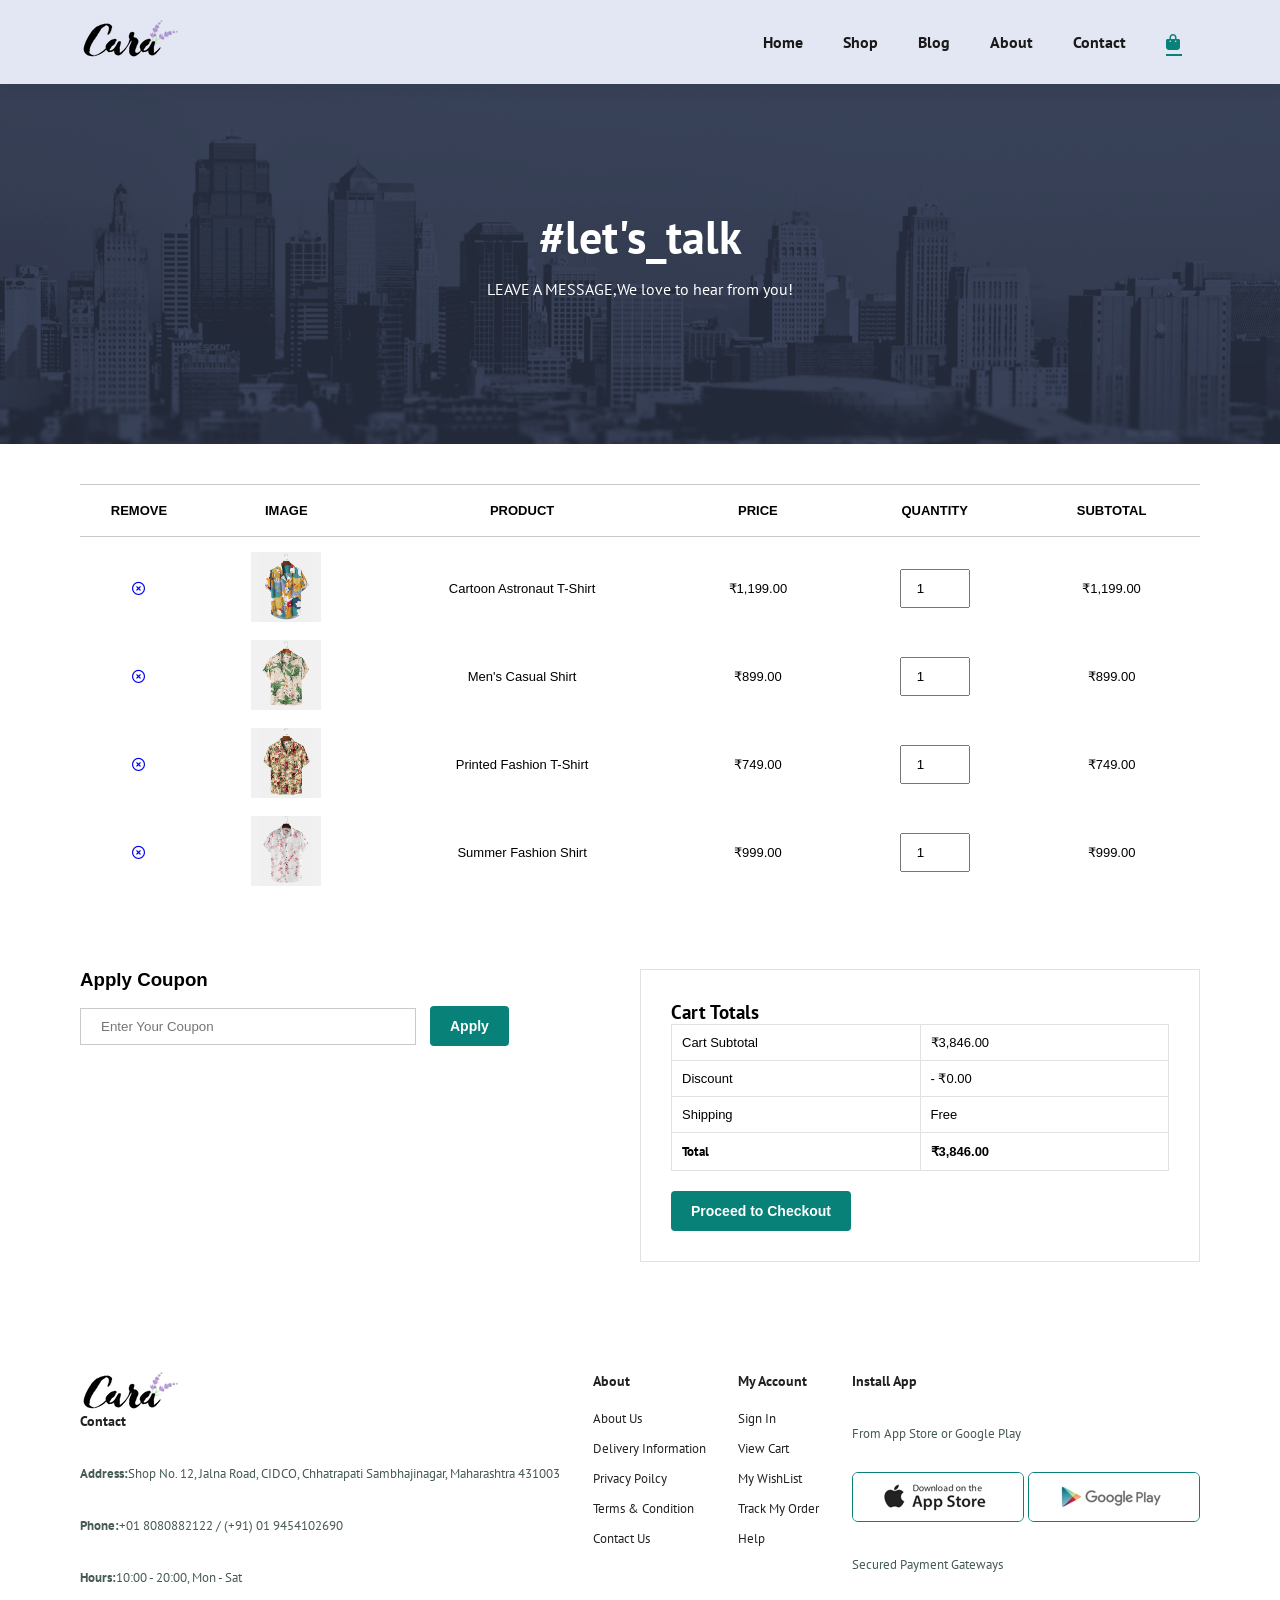
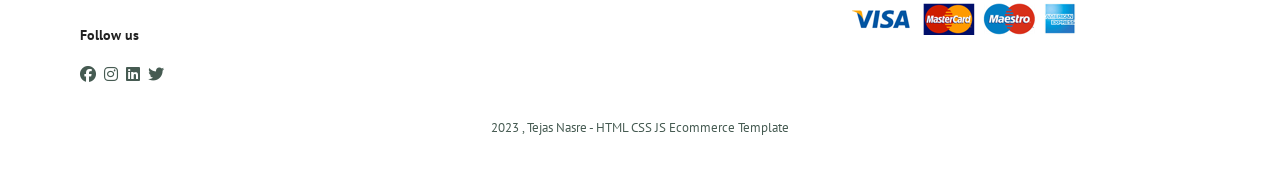
<file: cart.html>
<!DOCTYPE html>
<html lang="en">

<head>
  <meta charset="UTF-8">
  <meta name="viewport" content="width=device-width, initial-scale=1.0">
  <title>Cara-EcommerceWebsite</title>
  <link rel="shortcut icon" href="img/icon.png" type="image/.png">
  <link rel="stylesheet" href="https://cdnjs.cloudflare.com/ajax/libs/font-awesome/6.5.2/css/all.min.css">
  <!-- <link rel="stylesheet" href="https://cdnjs.cloudflare.com/ajax/libs/font-awesome/6.5.2/css/all.min.css"> -->
  <link rel="stylesheet" href="style.css">
</head>

<body>

  <section id="header">
    <a href="#"><img src="img/logo.png" class="logo" alt=""></a>
    <div>
      <ul id="navbar">
        <li><a href="index.html">Home</a></li>
        <li><a href="shop.html">Shop</a></li>
        <li><a href="blog.html">Blog</a></li>
        <li><a href="about.html">About</a></li>
        <li><a href="contact.html">Contact</a></li>
        <li id="lg-bag"><a class="active" href="cart.html"><i class="fa fa-shopping-bag" aria-hidden="true"></i>
          </a></li>
        <a href="#" id="close"><i class="fa fa-times" aria-hidden="true"></i>
          </i></a>

      </ul>
    </div>
    <div id="mobile">
      <a href="card.html"><i class="fa fa-shopping-bag" aria-hidden="true"></i> </a>
      <i id="bar" class="fas fa-outdent"></i>

    </div>
  </section>

  <section id="page-header" class="about-header">
    <h2>#let's_talk</h2>
    <p>LEAVE A MESSAGE,We love to hear from you!</p>
  </section>
<!--    
<section id="cart" class="section-p1">
  <table width="100%">
    <thead>
      <tr>
        <td>REMOVE</td>
        <td>IMAGES</td>
        <td>PRODUCTS</td>
        <td>PRICE</td>
        <td>QUANTITY</td>
        <td>SUBTOTAL</td>
      </tr>
    </thead>
    <tbody>
      <tr>
        <td>
          <a href="#"><i class="fa-regular fa-circle-xmark"></i></a>
        </td>
        <td><img src="img/products/f1.jpg" alt="P-1" /></td>
        <td>Cartoon Astronaut T-shirts</td>
        <td>₹ 11,365.53</td>
        <td><input type="number" value="1" /></td>
        <td>₹ 11,365.539</td>
      </tr>
      <tr>
        <td>
          <a href="#"><i class="fa-regular fa-circle-xmark"></i></a>
        </td>
        <td><img src="img/products/f2.jpg" alt="P-1" /></td>
        <td>Cartoon Astronaut T-shirts</td>
        <td>$118.19</td>
        <td><input type="number" value="1" /></td>
        <td>$118.19</td>
      </tr>
      <tr>
        <td>
          <a href="#"><i class="fa-regular fa-circle-xmark"></i></a>
        </td>
        <td><img src="img/products/f3.jpg" alt="P-1" /></td>
        <td>Cartoon Astronaut T-shirts</td>
        <td>$118.19</td>
        <td><input type="number" value="1" /></td>
        <td>$118.19</td>
      </tr>
    </tbody>
  </table>
</section>
<section id="cart-add" class="section-p1">
  <div id="coupon">
    <h3>Apply Coupon</h3>
    <div>
      <input type="text" placeholder="Enter Your Coupon Code" />
      <button class="normal">Apply</button>
    </div>
  </div>
  <div id="sub-total">
    <h3>Cart Totals</h3>
    <table>
      <tr>
        <td>Cart Subtotal</td>
        <td>$ 335</td>
      </tr>
      <tr>
        <td>Shipping</td>
        <td>Free</td>
      </tr>
      <tr>
        <td><strong>Total</strong></td>
        <td><strong>$ 335</strong></td>
      </tr>
    </table>
    <button class="normal">Proceed to checkout</button>
  </div>
</section> -->


  <section id="cart" class="section-p1">

    <table width="100%">
      <thead>
        <tr>
          <td>REMOVE</td>
          <td>IMAGE</td>
          <td>PRODUCT</td>
          <td>PRICE</td>
          <td>QUANTITY</td>
          <td>SUBTOTAL</td>
        </tr>
      </thead>

      <tbody id="cart-items">

        <!-- Product 1 -->
        <tr>
          <td>
            <a href="#" onclick="removeProduct(this)">
              <i class="fa-regular fa-circle-xmark"></i>
            </a>
          </td>

          <td>
            <img src="img/products/f1.jpg" alt="Astronaut T-Shirt">
          </td>

          <td>Cartoon Astronaut T-Shirt</td>

          <td class="price">₹1,199.00</td>

          <td>
            <input type="number" value="1" min="1" onchange="updateCart(this)">
          </td>

          <td class="subtotal">₹1,199.00</td>
        </tr>


        <!-- Product 2 -->
        <tr>
          <td>
            <a href="#" onclick="removeProduct(this)">
              <i class="fa-regular fa-circle-xmark"></i>
            </a>
          </td>

          <td>
            <img src="img/products/f2.jpg" alt="Casual Shirt">
          </td>

          <td>Men's Casual Shirt</td>

          <td class="price">₹899.00</td>

          <td>
            <input type="number" value="1" min="1" onchange="updateCart(this)">
          </td>

          <td class="subtotal">₹899.00</td>
        </tr>


        <!-- Product 3 -->
        <tr>
          <td>
            <a href="#" onclick="removeProduct(this)">
              <i class="fa-regular fa-circle-xmark"></i>
            </a>
          </td>

          <td>
            <img src="img/products/f3.jpg" alt="Printed T-Shirt">
          </td>

          <td>Printed Fashion T-Shirt</td>

          <td class="price">₹749.00</td>

          <td>
            <input type="number" value="1" min="1" onchange="updateCart(this)">
          </td>

          <td class="subtotal">₹749.00</td>
        </tr>


        <!-- Product 4 -->
        <tr>
          <td>
            <a href="#" onclick="removeProduct(this)">
              <i class="fa-regular fa-circle-xmark"></i>
            </a>
          </td>

          <td>
            <img src="img/products/f4.jpg" alt="Summer Shirt">
          </td>

          <td>Summer Fashion Shirt</td>

          <td class="price">₹999.00</td>

          <td>
            <input type="number" value="1" min="1" onchange="updateCart(this)">
          </td>

          <td class="subtotal">₹999.00</td>
        </tr>

      </tbody>
    </table>

  </section>


  <!-- CART TOTAL -->

  <section id="cart-add" class="section-p1">
    <div id="coupon">
      <h3>Apply Coupon</h3>
      <div>
        <input 
        type="text" 
        id="couponCode"
        placeholder="Enter Your Coupon">
        <button class="normal" onclick="applyCoupon()">
          Apply
      </button>
      </div>
      <p id="couponMessage"></p>
    </div>
    <div id="sub-total">
      <h3>Cart Totals</h3>
      <table>
        <tr>
          <td>Cart Subtotal</td>
          <td id="cart-subtotal">₹0.00</td>
        </tr>
        <tr>
          <td>Discount</td>
          <td id="discount">₹0.00</td>
      </tr>
        <tr>
          <td>Shipping</td>
          <td>Free</td>
        </tr>
        <tr>
          <td>
            <strong>Total</strong>
          </td>
          <td>
            <strong id="cart-total">₹0.00</strong>
          </td>
        </tr>
      </table>
      <button class="normal" type="button" onclick="proceedToCheckout()">
    Proceed to Checkout
   </button>
    </div>
  </section>




  <footer class="section-p1">
    <div class="col">
      <img src="img/logo.png" alt="logo" class="logoS">
      <h4>Contact</h4>
      <p><strong>Address:</strong>Shop No. 12, Jalna Road, CIDCO, Chhatrapati Sambhajinagar, Maharashtra 431003</p>
      <p><strong>Phone:</strong>+01 8080882122 / (+91) 01 9454102690</p>
      <p><strong>Hours:</strong>10:00 - 20:00, Mon - Sat</p>
      <div class="follow">
        <h4>Follow us</h4>
        <div class="icon">
          <i class="fa-brands fa-facebook"></i>
          <i class="fa-brands fa-instagram"></i>
          <i class="fa-brands fa-linkedin"></i>
          <i class="fa-brands fa-twitter"></i>
        </div>
      </div>
    </div>
    <div class="col">
      <h4>About</h4>
      <a href="#">About Us</a>
      <a href="#">Delivery Information</a>
      <a href="#">Privacy Poilcy</a>
      <a href="#">Terms & Condition</a>
      <a href="#">Contact Us</a>
    </div>
    <div class="col">
      <h4>My Account </h4>
      <a href="#">Sign In</a>
      <a href="#">View Cart</a>
      <a href="#">My WishList</a>
      <a href="#">Track My Order</a>
      <a href="#">Help</a>
    </div>
    <div class="col install">
      <h4>Install App</h4>
      <p>From App Store or Google Play</p>
      <div class="row">
        <img src="img/pay/app.jpg" alt="app">
        <img src="img/pay/play.jpg" alt="play">
      </div>
      <p>Secured Payment Gateways</p>
      <img src="img/pay/pay.png" alt="pay">
    </div>
    <div class="copyright">
      <p>2023 , Tejas Nasre - HTML CSS JS Ecommerce Template</p>
    </div>
  </footer>


  <script>
    function updateCart() {

      let rows = document.querySelectorAll("#cart-items tr");

      let total = 0;

      rows.forEach(function (row) {

        let priceText = row.querySelector(".price").innerText;

        // Remove ₹ and comma
        let price = parseFloat(
          priceText.replace("₹", "").replace(/,/g, "")
        );

        let quantity = row.querySelector("input").value;

        quantity = parseInt(quantity);

        if (quantity < 1 || isNaN(quantity)) {
          quantity = 1;
          row.querySelector("input").value = 1;
        }

        let subtotal = price * quantity;

        row.querySelector(".subtotal").innerText =
          "₹" + subtotal.toLocaleString("en-IN", {
            minimumFractionDigits: 2,
            maximumFractionDigits: 2
          });

        total = total + subtotal;
      });


      // Cart subtotal
      document.getElementById("cart-subtotal").innerText =
        "₹" + total.toLocaleString("en-IN", {
          minimumFractionDigits: 2,
          maximumFractionDigits: 2
        });


      // Cart total
      document.getElementById("cart-total").innerText =
        "₹" + total.toLocaleString("en-IN", {
          minimumFractionDigits: 2,
          maximumFractionDigits: 2
        });
    }
    function removeProduct(button) {

      event.preventDefault();

      let row = button.closest("tr");

      row.remove();

      updateCart();
    }
    document.addEventListener("DOMContentLoaded", function () {

      updateCart();

    });





    let discountAmount = 0;

    function applyCoupon() {
    
        const couponInput = document.getElementById("couponCode");
        const couponMessage = document.getElementById("couponMessage");
    
        const coupon = couponInput.value.trim().toUpperCase();
    
        if (coupon === "") {
    
            couponMessage.innerHTML = "Please enter a coupon code.";
            couponMessage.style.color = "red";
    
            return;
        }
    
        // 10% discount coupon
        if (coupon === "SAVE10") {
    
            discountAmount = 10;
    
            couponMessage.innerHTML =
                "Coupon applied! You got 10% discount.";
    
            couponMessage.style.color = "green";
    
            updateCart();
    
        }
    
        // 20% discount coupon
        else if (coupon === "SAVE20") {
    
            discountAmount = 20;
    
            couponMessage.innerHTML =
                "Coupon applied! You got 20% discount.";
    
            couponMessage.style.color = "green";
    
            updateCart();
    
        }
        // 30% discount coupon
        else if(coupon === "SAVE30"){
          discountAmount = 30;
          couponMessage.innerHTML = 
          " Coupon applied! You got 30% discount.";
           couponMessage.style.color = "green";
            updateCart();
        }
        // 10% discount coupon
        else if(coupon === "GT10"){
          discountAmount = 10;
          couponMessage.innerHTML = 
          " Coupon applied! You got 10% discount.";
           couponMessage.style.color = "green";
            updateCart();
        }
        // 20% discount coupon
        else if(coupon === "GT20"){
          discountAmount = 20;
          couponMessage.innerHTML = 
          " Coupon applied! You got 20% discount.";
           couponMessage.style.color = "green";
            updateCart();
        }
        // 30% discount coupon
        else if(coupon === "GT30"){
          discountAmount = 30;
          couponMessage.innerHTML = 
          " Coupon applied! You got 30% discount.";
           couponMessage.style.color = "green";
            updateCart();
        }
        // 10% discount coupon
        else if(coupon === "NOVA10"){
          discountAmount = 10;
          couponMessage.innerHTML = 
          " Coupon applied! You got 10% discount.";
           couponMessage.style.color = "green";
            updateCart();
        }
        // 30% discount coupon
        else if(coupon === "NOVA20"){
          discountAmount = 20;
          couponMessage.innerHTML = 
          " Coupon applied! You got 20% discount.";
           couponMessage.style.color = "green";
            updateCart();
        }
        // 30% discount coupon
        else if(coupon === "NOVA30"){
          discountAmount = 30;
          couponMessage.innerHTML = 
          " Coupon applied! You got 30% discount.";
           couponMessage.style.color = "green";
            updateCart();
        }
    
        else {
    
            discountAmount = 0;
    
            couponMessage.innerHTML =
                "Invalid coupon code.";
    
            couponMessage.style.color = "red";
    
            updateCart();
        }
    }


    function updateCart() {

      let rows = document.querySelectorAll("#cart-items tr");
  
      let total = 0;
  
      rows.forEach(function(row) {
  
          let priceText = row.querySelector(".price").innerText;
  
          let price = parseFloat(
              priceText.replace("₹", "").replace(/,/g, "")
          );
  
          let quantity = parseInt(
              row.querySelector("input").value
          );
  
          if (quantity < 1 || isNaN(quantity)) {
              quantity = 1;
              row.querySelector("input").value = 1;
          }
  
          let subtotal = price * quantity;
  
          row.querySelector(".subtotal").innerText =
              "₹" + subtotal.toLocaleString("en-IN", {
                  minimumFractionDigits: 2
              });
  
          total += subtotal;
      });
  
  
      // Cart subtotal
      document.getElementById("cart-subtotal").innerText =
          "₹" + total.toLocaleString("en-IN", {
              minimumFractionDigits: 2
          });
  
  
      // Calculate discount
      let discount = total * discountAmount / 100;
  
      document.getElementById("discount").innerText =
          "- ₹" + discount.toLocaleString("en-IN", {
              minimumFractionDigits: 2
          });
  
  
      // Final total
      let finalTotal = total - discount;
  
      document.getElementById("cart-total").innerText =
          "₹" + finalTotal.toLocaleString("en-IN", {
              minimumFractionDigits: 2
          });
  }



  function proceedToCheckout() {

    let cart = JSON.parse(localStorage.getItem("cart")) || [];

    if (cart.length === 0) {
        alert("Your cart is empty!");
        return;
    }

    // Save the current cart
    localStorage.setItem("cart", JSON.stringify(cart));

    // Open checkout page
    window.location.href = "checkout.html";
}




  </script>


  <script src="script.js"></script>
</body>

</html>
</file>
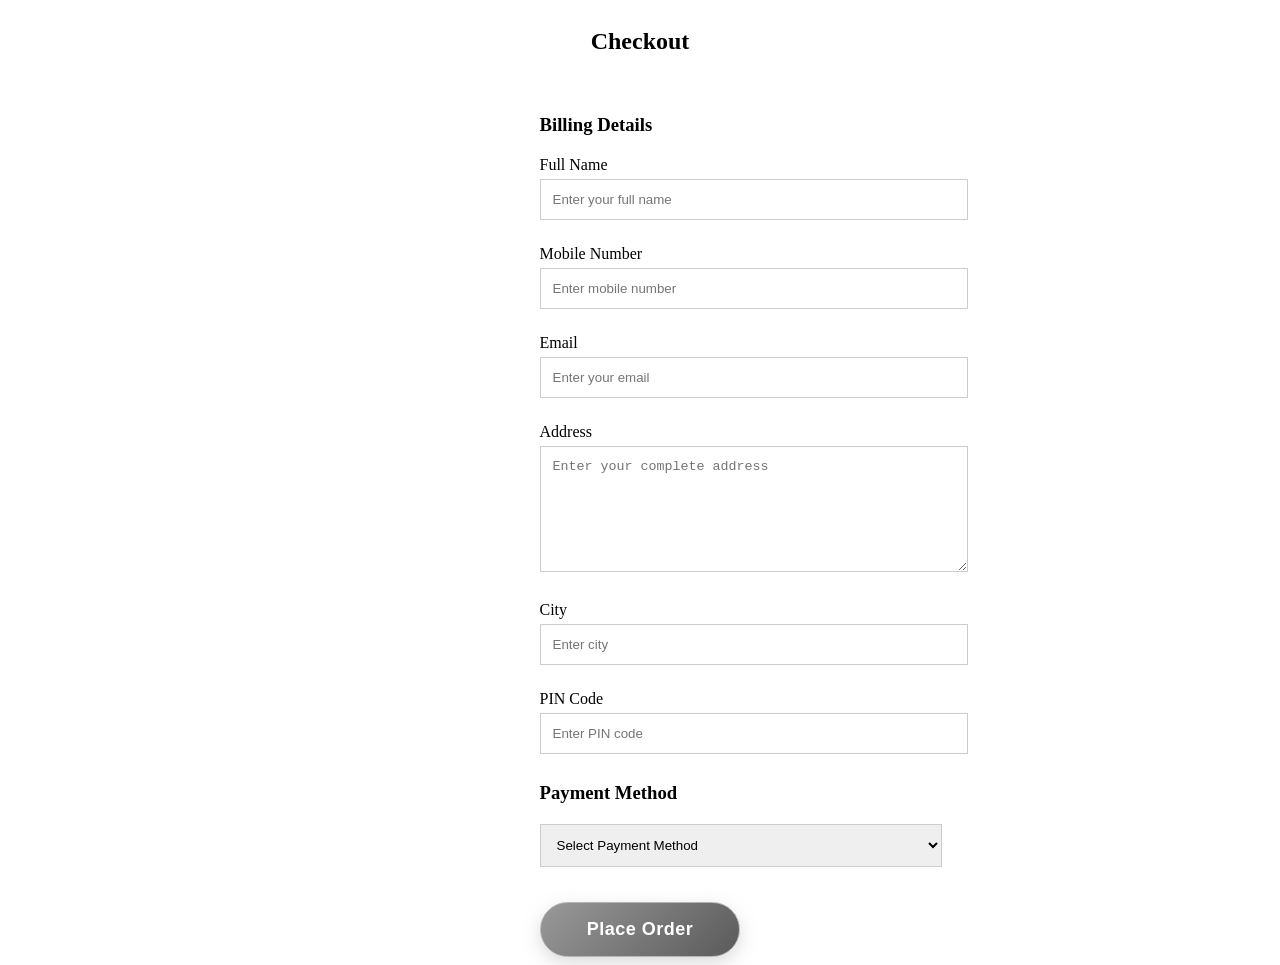
<file: checkout.html>
<!doctype html>
<html lang="en">

<head>
    <meta charset="UTF-8" />
    <meta name="viewport" content="width=device-width, initial-scale=1.0" />
    <title>Checkout - Cara</title>
    <link rel="shortcut icon" href="img/icon.png" type="image/.png">
    <link rel="stylesheet" href="checkout.css" />
</head>
<body>
    <section id="checkout" class="section-p1">
        <h2>Checkout</h2>
        <div class="checkout-container">
            <!-- CUSTOMER DETAILS -->
            <div class="customer-details">
                <h3>Billing Details</h3>
                <form id="checkoutForm">
                    <label>Full Name</label>
                    <input type="text" id="name" placeholder="Enter your full name" required />
                    <label>Mobile Number</label>
                    <input type="tel" id="mobile" placeholder="Enter mobile number" maxlength="10" required />
                    <label>Email</label>
                    <input type="email" id="email" placeholder="Enter your email" required />
                    <label>Address</label>
                    <textarea id="address" placeholder="Enter your complete address" required></textarea>
                    <label>City</label>
                    <input type="text" id="city" placeholder="Enter city" required />
                    <label>PIN Code</label>
                    <input type="text" id="pincode" placeholder="Enter PIN code" maxlength="6" required />
                    <h3>Payment Method</h3>
                    <select id="payment" required>
                        <option value="">Select Payment Method</option>
                        <option value="Cash on Delivery">Cash on Delivery</option>
                        <option value="UPI">UPI</option>
                        <option value="Card">Credit / Debit Card</option>
                    </select>
                    <button type="submit" class="normal">Place Order</button>
                </form>
            </div>
            <!-- ORDER SUMMARY -->
          
        </div>
    </section>

    <script>
        let cart = JSON.parse(localStorage.getItem("cart")) || [];

         let total = 0;

         

        // SHOW PRODUCTS
        function showOrder() {

                let cart = JSON.parse(localStorage.getItem("cart")) || [];

                let orderItems = document.getElementById("orderItems");
                let orderTotal = document.getElementById("orderTotal");

                orderItems.innerHTML = "";

                let total = 0;

                if (cart.length === 0) {

                    orderItems.innerHTML =
                        "<p>Your cart is empty.</p>";

                    orderTotal.innerText = "₹0.00";

                    return;
                }

                cart.forEach(function (item) {

                    // Convert price to number
                    let price = Number(item.price);

                    let quantity = Number(item.quantity) || 1;

                    let subtotal = price * quantity;

                    total += subtotal;

                    orderItems.innerHTML += `
                
                    <div class="order-product">
        
                        <img 
                            src="${item.image}" 
                            alt="${item.name}"
                            width="70"
                        >
        
                        <div>
        
                            <strong>${item.name}</strong>
        
                            <p>Size: ${item.size}</p>
        
                            <p>Quantity: ${quantity}</p>
        
                            <p>
                                ₹${subtotal.toLocaleString("en-IN", {
                        minimumFractionDigits: 2,
                        maximumFractionDigits: 2
                    })}
                </p>
        
            </div>
        
        </div>
        
                `;
                });

                // DISPLAY FINAL TOTAL
                orderTotal.innerText =
                    "₹" + total.toLocaleString("en-IN", {
                        minimumFractionDigits: 2,
                        maximumFractionDigits: 2
                    });
            }


            // Run when checkout page opens
            document.addEventListener("DOMContentLoaded", function () {
                showOrder();
             });

        // PLACE ORDER
        document
            .getElementById("checkoutForm")
            .addEventListener("submit", function (event) {
                event.preventDefault();

                const name = document.getElementById("name").value.trim();

                const mobile = document.getElementById("mobile").value.trim();

                const email = document.getElementById("email").value.trim();

                const address = document.getElementById("address").value.trim();

                const city = document.getElementById("city").value.trim();

                const pincode = document.getElementById("pincode").value.trim();

                const payment = document.getElementById("payment").value;

                // MOBILE VALIDATION

                if (!/^[0-9]{10}$/.test(mobile)) {
                    alert("Please enter a valid 10 digit mobile number.");

                    return;
                }

                // PIN CODE VALIDATION

                if (!/^[0-9]{6}$/.test(pincode)) {
                    alert("Please enter a valid 6 digit PIN code.");

                    return;
                }

                // CREATE ORDER NUMBER

                const orderNumber = "ORD" + Date.now();

                // SUCCESS MESSAGE
 
                  alert(
                      "Order placed successfully!\n\n" +
                      "Thank you for your order.\n\n" +
                      "----- Order Details -----\n" +
                      "Order ID: " + orderNumber + "\n" +
                      "Name: " + name + "\n" +
                      "Payment: " + payment + "\n\n" +
                      "Go to Home"
                  );
 

 


                // CLEAR CART

                localStorage.removeItem("cart");

                // GO TO HOME

                window.location.href = "index.html";
            });

        showOrder();
        </script>
    </body>

</html>
</file>
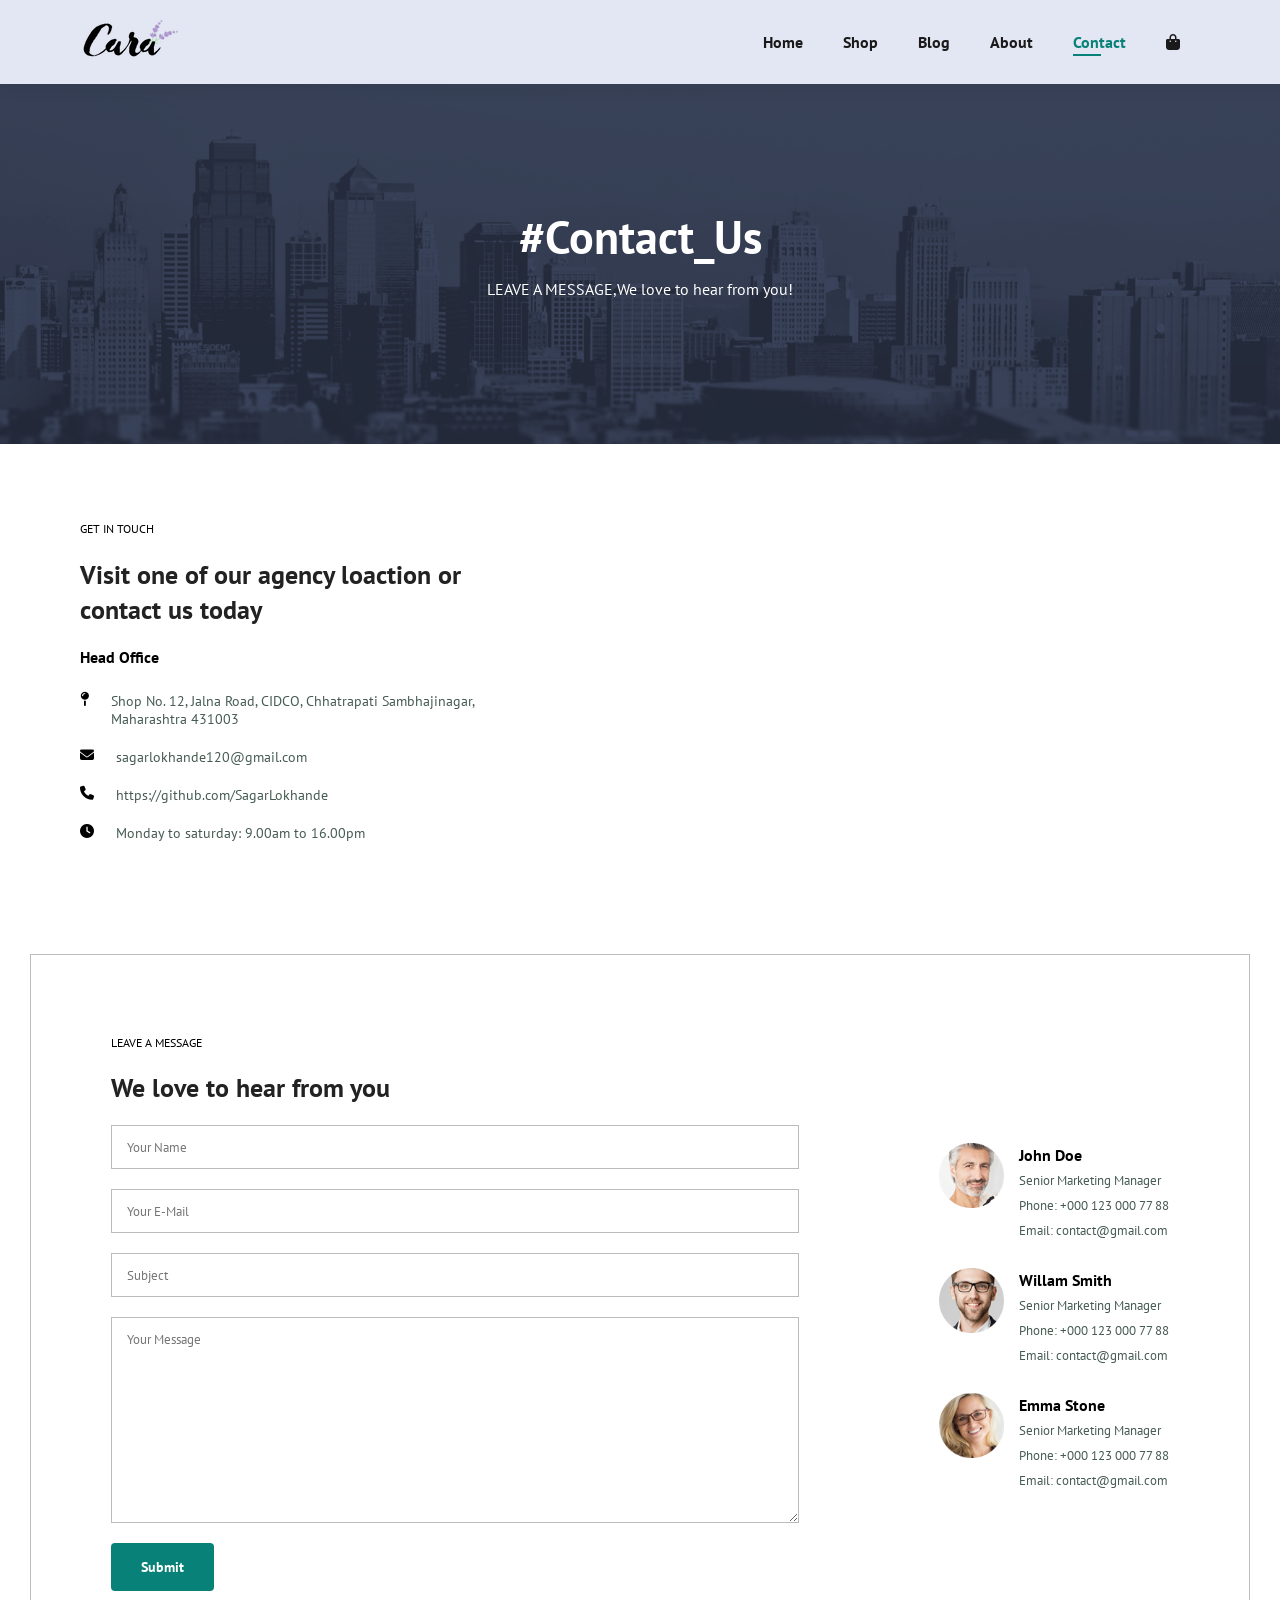
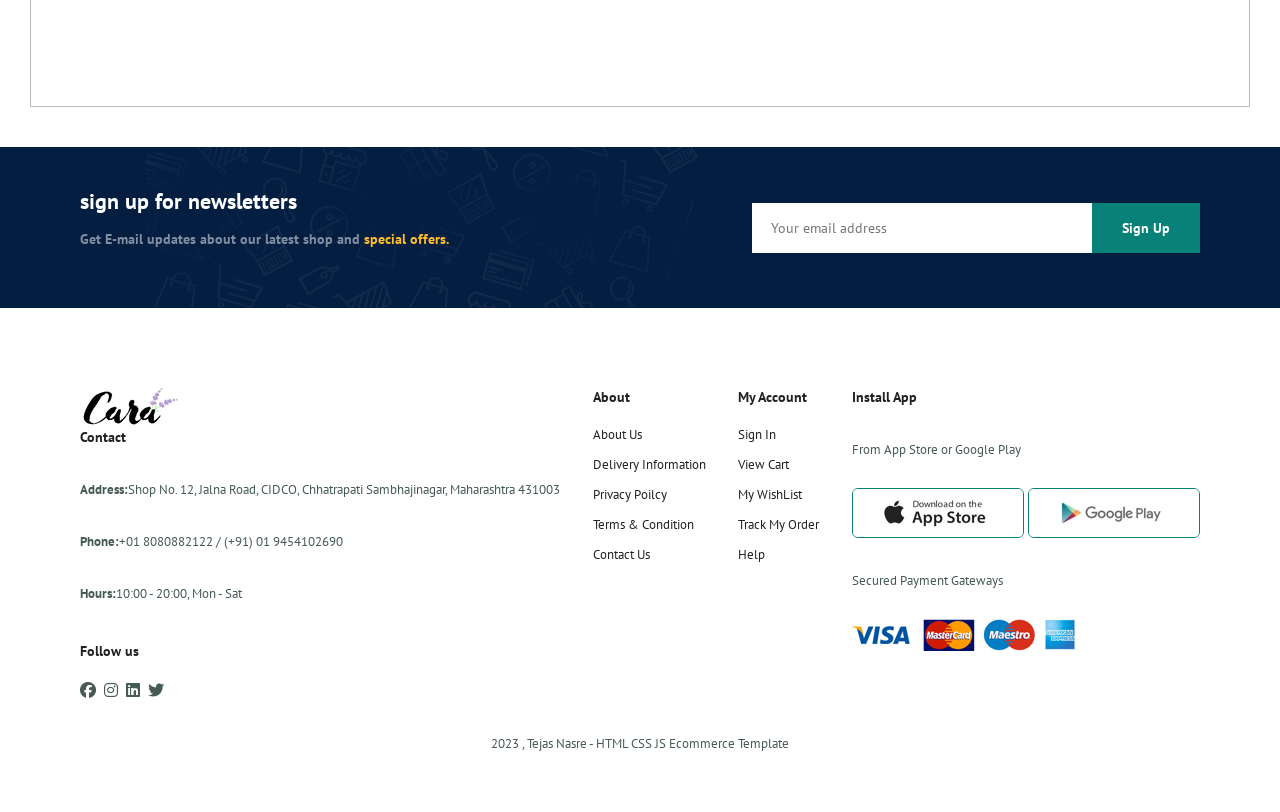
<file: contact.html>
<!DOCTYPE html>
<html lang="en">
<head>
    <meta charset="UTF-8">
    <meta name="viewport" content="width=device-width, initial-scale=1.0">
    <title>Cara-EcommerceWebsite</title>
    <link rel="shortcut icon" href="img/icon.png" type="image/.png">
    <link rel="stylesheet" href="https://cdnjs.cloudflare.com/ajax/libs/font-awesome/6.5.2/css/all.min.css">
    <!-- <link rel="stylesheet" href="https://cdnjs.cloudflare.com/ajax/libs/font-awesome/6.5.2/css/all.min.css"> -->
     <link rel="stylesheet" href="style.css">
</head>
<body>

<section id="header">
    <a href="#"><img src="img/logo.png" class="logo" alt=""></a>
    <div>
        <ul id="navbar">
            <li><a href="index.html">Home</a></li>
            <li><a href="shop.html">Shop</a></li>
            <li><a href="blog.html">Blog</a></li>
            <li><a href="about.html">About</a></li>
            <li><a class="active" href="contact.html">Contact</a></li>
            <li id="lg-bag"><a href="cart.html"><i class="fa fa-shopping-bag" aria-hidden="true"></i>
            </a></li>
                <a href="#" id="close"><i class="fa fa-times" aria-hidden="true"></i>
                </i></a>
             
        </ul>
    </div>
    <div id="mobile">
        <a href="card.html"><i class="fa fa-shopping-bag" aria-hidden="true"></i> </a>
        <i id="bar" class="fas fa-outdent"></i>
         
    </div>
</section>

<section id="page-header" class="about-header">
  <h2>#Contact_Us</h2>
  <p>LEAVE A MESSAGE,We love to hear from you!</p>
</section>
 
<section id="contact-details" class="section-p1">
  <div class="details">
    <span>GET IN TOUCH</span>
    <h2>Visit one of our agency loaction or contact us today</h2>
    <h3>Head Office</h3>
    <div>
      <li>
        <i class="fa-solid fa-map-pin"></i>
        <p>Shop No. 12, Jalna Road, CIDCO, Chhatrapati Sambhajinagar, Maharashtra 431003

</p>
      </li>
      <li>
        <i class="fa-solid fa-envelope"></i>
        <p>sagarlokhande120@gmail.com</p>
      </li>
      <li>
        <i class="fa-solid fa-phone"></i>
        <p>https://github.com/SagarLokhande</p>
      </li>
      <li>
        <i class="fa-solid fa-clock"></i>
        <p>Monday to saturday: 9.00am to 16.00pm</p>
      </li>
    </div>
  </div>
  <div class="map">
    <iframe
      src="https://maps.zomato.com/php/staticmap?center=19.8749808945,75.3624384105&maptype=zomato&markers=19.8749808945,75.3624384105,pin_res32&sensor=false&scale=2&zoom=16&language=en&size=240x150&size=400x240&size=525x300"
      width="600"
      height="450"
      style="border: 0"
      allowfullscreen=""
      loading="lazy"
      referrerpolicy="no-referrer-when-downgrade"
    ></iframe>
  </div>
</section>
<section id="form-details">
  <form id="contactForm">
    <span>LEAVE A MESSAGE</span>
    <h2>We love to hear from you</h2>
    <input type="text" id="name" placeholder="Your Name" required>
    <input type="email" id="email" placeholder="Your E-Mail" required>
    <input type="text" id="subject" placeholder="Subject" required>
    <textarea id="message" placeholder="Your Message" cols="30" rows="10" required></textarea>
    <button type="submit" class="normal">Submit</button>
    <p id="formMessage"></p>
  </form>

  <div class="people">
    <div>
      <img src="img/people/1.png" alt="P-1" />
      <p>
        <span>John Doe</span> Senior Marketing Manager <br />Phone: +000 123
        000 77 88 <br />Email: contact@gmail.com
      </p>
    </div>
    <div>
      <img src="img/people/2.png" alt="P-1" />
      <p>
        <span>Willam Smith</span> Senior Marketing Manager <br />Phone: +000
        123 000 77 88 <br />Email: contact@gmail.com
      </p>
    </div>
    <div>
      <img src="img/people/3.png" alt="P-1" />
      <p>
        <span>Emma Stone</span> Senior Marketing Manager <br />Phone: +000
        123 000 77 88 <br />Email: contact@gmail.com
      </p>
    </div>
  </div>
</section>
<section id="newsletter" class="section-p1 section-m1">
    <div class="newstext">
        <h4>sign up for newsletters</h4>
        <p>Get E-mail updates about our latest shop and <span>special offers.</span></p>
    </div>
    <div class="form">
      <input type="text" id="email" placeholder="Your email address">
      <button type="button" class="normal" onclick="startMembership()">
          Sign Up
      </button>
      <p id="message" style="margin-top: 15px; text-align: center; color: rgb(243, 241, 241);"></p>
  </div>
</section>

  
<footer class="section-p1">
    <div class="col">
        <img src="img/logo.png" alt="logo" class="logoS">
        <h4>Contact</h4>
        <p><strong>Address:</strong>Shop No. 12, Jalna Road, CIDCO, Chhatrapati Sambhajinagar, Maharashtra 431003</p>
        <p><strong>Phone:</strong>+01 8080882122 / (+91) 01 9454102690</p>
        <p><strong>Hours:</strong>10:00 - 20:00, Mon - Sat</p>
        <div class="follow">
            <h4>Follow us</h4>
            <div class="icon">
                <i class="fa-brands fa-facebook"></i>
                <i class="fa-brands fa-instagram"></i>
                <i class="fa-brands fa-linkedin"></i>
                <i class="fa-brands fa-twitter"></i>
            </div>
        </div>
    </div>
    <div class="col">
        <h4>About</h4>
        <a href="#">About Us</a>
        <a href="#">Delivery Information</a>
        <a href="#">Privacy Poilcy</a>
        <a href="#">Terms & Condition</a>
        <a href="#">Contact Us</a>
    </div>
    <div class="col">
        <h4>My Account </h4>
        <a href="#">Sign In</a>
        <a href="#">View Cart</a>
        <a href="#">My WishList</a>
        <a href="#">Track My Order</a>
        <a href="#">Help</a>
    </div>
    <div class="col install">
        <h4>Install App</h4>
        <p>From App Store or Google Play</p>
        <div class="row">
            <img src="img/pay/app.jpg" alt="app">
            <img src="img/pay/play.jpg" alt="play">
        </div>
        <p>Secured Payment Gateways</p>
        <img src="img/pay/pay.png" alt="pay">
    </div>
    <div class="copyright">
        <p>2023 , Tejas Nasre - HTML CSS JS Ecommerce Template</p>
    </div>
</footer>


<script>
  const form = document.getElementById("contactForm");
    const formMessage = document.getElementById("formMessage");

    form.addEventListener("submit", function (event) {
      event.preventDefault();

const name = document.getElementById("name").value.trim();
const email = document.getElementById("email").value.trim();
const subject = document.getElementById("subject").value.trim();
const message = document.getElementById("message").value.trim();

// Check empty fields
if (name === "" || email === "" || subject === "" || message === "") {
    formMessage.textContent = "Please fill in all fields.";
    formMessage.style.color = "red";
    return;
}

// Check email format
const emailPattern = /^[^\s@]+@[^\s@]+\.[^\s@]+$/;

if (!emailPattern.test(email)) {
    formMessage.textContent = "Please enter a valid email address.";
    formMessage.style.color = "red";
    return;
}

// Successful submission
formMessage.textContent = "Your message has been submitted successfully!";
formMessage.style.color = "green";

// Show submitted data in console
console.log("Name:", name);
console.log("Email:", email);
console.log("Subject:", subject);
console.log("Message:", message);

// Clear form
form.reset();
 

    });









    function startMembership() {

        const email = document.getElementById("email").value.trim();
        const message = document.getElementById("message");

        if (email === "") {
          message.innerHTML = "Please enter your email";
          message.style.color = "red";
          return;
        }
        else if (!email.includes("@")) {
          message.innerHTML = "Please enter a valid email";
          message.style.color = "red";
          return;
        }
        else {
          message.innerHTML = "Sign Up started successfully for: " + email;
          message.style.color = "white";
        }
     }
      

   
      

</script>
 
</body>
</html>
</file>
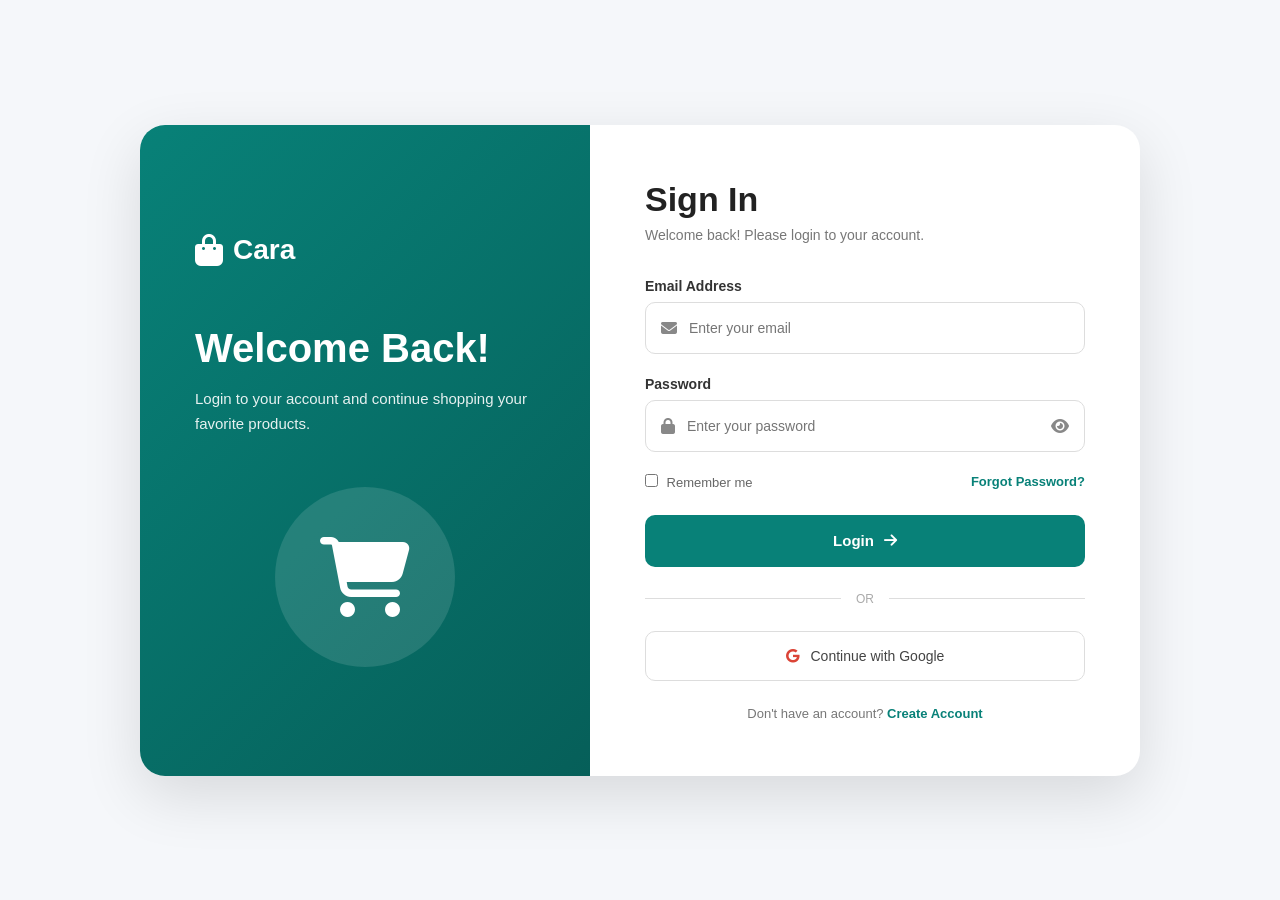
<file: login.html>
<!DOCTYPE html>
<html lang="en">

<head>
    <meta charset="UTF-8">
    <meta name="viewport" content="width=device-width, initial-scale=1.0">

    <title>Login | Cara Shopping</title>

  <style>
    * {
        margin: 0;
        padding: 0;
        box-sizing: border-box;
        font-family: "Poppins", Arial, sans-serif;
    }
    
    body {
        min-height: 100vh;
        background: #f5f7fa;
    
        display: flex;
        justify-content: center;
        align-items: center;
    
        padding: 20px;
    }
    
    
    /* Main Container */
    
    .login-container {
        width: 100%;
        max-width: 1000px;
        min-height: 600px;
    
        display: flex;
    
        background: white;
    
        border-radius: 25px;
    
        overflow: hidden;
    
        box-shadow: 0 20px 60px rgba(0, 0, 0, 0.12);
    }
    
    
    /* =========================
       LEFT SECTION
    ========================= */
    
    .login-left {
        width: 45%;
    
        background: linear-gradient(
            135deg,
            #088178,
            #065f59
        );
    
        color: white;
    
        padding: 55px;
    
        display: flex;
        flex-direction: column;
        justify-content: center;
    
        position: relative;
        overflow: hidden;
    }
    
    
    .logo {
        display: flex;
        align-items: center;
    
        gap: 10px;
    
        font-size: 28px;
        font-weight: 700;
    
        margin-bottom: 60px;
    }
    
    .logo i {
        font-size: 32px;
    }
    
    
    .login-left h1 {
        font-size: 40px;
        margin-bottom: 15px;
    }
    
    
    .login-left p {
        font-size: 15px;
        line-height: 1.7;
    
        opacity: 0.9;
    
        max-width: 350px;
    }
    
    
    .shopping-image {
        width: 180px;
        height: 180px;
    
        border-radius: 50%;
    
        background: rgba(255,255,255,0.12);
    
        display: flex;
        justify-content: center;
        align-items: center;
    
        margin: 50px auto 0;
    
        animation: floating 3s ease-in-out infinite;
    }
    
    .shopping-image i {
        font-size: 80px;
    }
    
    
    @keyframes floating {
    
        0%, 100% {
            transform: translateY(0);
        }
    
        50% {
            transform: translateY(-15px);
        }
    }
    
    
    /* =========================
       RIGHT SECTION
    ========================= */
    
    .login-right {
        width: 55%;
    
        padding: 55px;
    
        display: flex;
        align-items: center;
    }
    
    
    .login-right form {
        width: 100%;
        max-width: 450px;
    
        margin: auto;
    }
    
    
    .login-right h2 {
        font-size: 34px;
    
        color: #222;
    
        margin-bottom: 8px;
    }
    
    
    .subtitle {
        color: #777;
    
        font-size: 14px;
    
        margin-bottom: 35px;
    }
    
    
    /* Input */
    
    .input-box {
        margin-bottom: 22px;
    }
    
    
    .input-box label {
        display: block;
    
        font-size: 14px;
    
        font-weight: 600;
    
        color: #333;
    
        margin-bottom: 8px;
    }
    
    
    .input-field {
        height: 52px;
    
        border: 1px solid #ddd;
    
        border-radius: 10px;
    
        display: flex;
        align-items: center;
    
        padding: 0 15px;
    
        transition: 0.3s;
    }
    
    
    .input-field:focus-within {
        border-color: #088178;
    
        box-shadow: 0 0 0 3px rgba(8,129,120,0.1);
    }
    
    
    .input-field > i:first-child {
        color: #888;
    
        margin-right: 12px;
    }
    
    
    .input-field input {
        width: 100%;
    
        border: none;
        outline: none;
    
        font-size: 14px;
    }
    
    
    #togglePassword {
        cursor: pointer;
    
        color: #888;
    
        margin-left: 10px;
    }
    
    
    small {
        display: block;
    
        color: #e74c3c;
    
        font-size: 12px;
    
        margin-top: 5px;
    }
    
    
    /* Login Options */
    
    .login-options {
        display: flex;
    
        justify-content: space-between;
    
        align-items: center;
    
        margin: 5px 0 25px;
    
        font-size: 13px;
    }
    
    
    .remember {
        color: #666;
    
        cursor: pointer;
    }
    
    
    .remember input {
        accent-color: #088178;
    
        margin-right: 5px;
    }
    
    
    .login-options a {
        color: #088178;
    
        text-decoration: none;
    
        font-weight: 600;
    }
    
    
    .login-options a:hover {
        text-decoration: underline;
    }
    
    
    /* Login Button */
    
    .login-btn {
        width: 100%;
    
        height: 52px;
    
        border: none;
    
        border-radius: 10px;
    
        background: #088178;
    
        color: white;
    
        font-size: 15px;
    
        font-weight: 600;
    
        cursor: pointer;
    
        transition: 0.3s;
    
        display: flex;
    
        justify-content: center;
    
        align-items: center;
    
        gap: 10px;
    }
    
    
    .login-btn:hover {
        background: #066e68;
    
        transform: translateY(-2px);
    
        box-shadow: 0 8px 20px rgba(8,129,120,0.25);
    }
    
    
    /* Divider */
    
    .divider {
        display: flex;
    
        align-items: center;
    
        gap: 15px;
    
        margin: 25px 0;
    
        color: #aaa;
    
        font-size: 12px;
    }
    
    
    .divider::before,
    .divider::after {
        content: "";
    
        height: 1px;
    
        background: #ddd;
    
        flex: 1;
    }
    
    
    /* Google Button */
    
    .google-btn {
        width: 100%;
    
        height: 50px;
    
        border: 1px solid #ddd;
    
        background: white;
    
        border-radius: 10px;
    
        cursor: pointer;
    
        font-size: 14px;
    
        font-weight: 500;
    
        color: #444;
    
        transition: 0.3s;
    }
    
    
    .google-btn i {
        margin-right: 8px;
    
        color: #db4437;
    }
    
    
    .google-btn:hover {
        background: #f8f8f8;
    }
    
    
    /* Register */
    
    .register {
        text-align: center;
    
        font-size: 13px;
    
        color: #777;
    
        margin-top: 25px;
    }
    
    
    .register a {
        color: #088178;
    
        font-weight: 600;
    
        text-decoration: none;
    }
    
    
    .register a:hover {
        text-decoration: underline;
    }
    
    
    /* =========================
       RESPONSIVE
    ========================= */
    
    @media (max-width: 800px) {
    
        .login-container {
            max-width: 500px;
    
            min-height: auto;
        }
    
        .login-left {
            display: none;
        }
    
        .login-right {
            width: 100%;
    
            padding: 45px 30px;
        }
    }
    
    
    @media (max-width: 400px) {
    
        body {
            padding: 10px;
        }
    
        .login-container {
            border-radius: 15px;
        }
    
        .login-right {
            padding: 35px 20px;
        }
    
        .login-right h2 {
            font-size: 28px;
        }
    
        .login-options {
            font-size: 12px;
        }
    }
  </style>

    <!-- Font Awesome -->
    <link rel="stylesheet" href="https://cdnjs.cloudflare.com/ajax/libs/font-awesome/6.5.2/css/all.min.css">
</head>

<body>

    <div class="login-container">

        <!-- Left Section -->
        <div class="login-left">

            <div class="logo">
                <i class="fa-solid fa-bag-shopping"></i>
                <span>Cara</span>
            </div>

            <h1>Welcome Back!</h1>

            <p>
                Login to your account and continue shopping
                your favorite products.
            </p>

            <div class="shopping-image">
                <i class="fa-solid fa-cart-shopping"></i>
            </div>

        </div>


        <!-- Right Section -->
        <div class="login-right">

            <form id="loginForm">

                <h2>Sign In</h2>

                <p class="subtitle">
                    Welcome back! Please login to your account.
                </p>


                <!-- Email -->
                <div class="input-box">

                    <label for="email">Email Address</label>

                    <div class="input-field">
                        <i class="fa-solid fa-envelope"></i>

                        <input type="email" id="email" placeholder="Enter your email">
                    </div>

                    <small id="emailError"></small>

                </div>


                <!-- Password -->
                <div class="input-box">

                    <label for="password">Password</label>

                    <div class="input-field">
                        <i class="fa-solid fa-lock"></i>

                        <input type="password" id="password" placeholder="Enter your password">

                        <i class="fa-solid fa-eye" id="togglePassword"></i>
                    </div>

                    <small id="passwordError"></small>

                </div>


                <!-- Options -->
                <div class="login-options">

                    <label class="remember">
                        <input type="checkbox" id="remember">
                        Remember me
                    </label>

                    <a href="#">Forgot Password?</a>

                </div>


                <!-- Login Button -->
                <button type="submit" class="login-btn">
                    Login
                    <i class="fa-solid fa-arrow-right"></i>
                </button>


                <div class="divider">
                    <span>OR</span>
                </div>


                <!-- Social Login -->
                <button type="button" class="google-btn">
                    <i class="fa-brands fa-google"></i>
                    Continue with Google
                </button>


                <!-- Register -->
                <p class="register">
                    Don't have an account?
                    <a href="register.html">Create Account</a>
                </p>

            </form>

        </div>

    </div>
    <script>
        // Get elements

            const loginForm = document.getElementById("loginForm");

            const email = document.getElementById("email");
            const password = document.getElementById("password");

            const emailError = document.getElementById("emailError");
            const passwordError = document.getElementById("passwordError");

            const togglePassword = document.getElementById("togglePassword");


            // ============================
            // SHOW / HIDE PASSWORD
            // ============================

            togglePassword.addEventListener("click", function () {

                if (password.type === "password") {

                    password.type = "text";

                    togglePassword.classList.remove("fa-eye");

                    togglePassword.classList.add("fa-eye-slash");

                } else {

                    password.type = "password";

                    togglePassword.classList.remove("fa-eye-slash");

                    togglePassword.classList.add("fa-eye");
                }

            });


            // ============================
            // LOGIN VALIDATION
            // ============================

            loginForm.addEventListener("submit", function (event) {

                event.preventDefault();

                let isValid = true;


                // Clear errors

                emailError.textContent = "";
                passwordError.textContent = "";


                // Email validation

                const emailPattern =
                    /^[^\s@]+@[^\s@]+\.[^\s@]+$/;


                if (email.value.trim() === "") {

                    emailError.textContent =
                        "Please enter your email address.";

                    isValid = false;

                } else if (!emailPattern.test(email.value.trim())) {

                    emailError.textContent =
                        "Please enter a valid email address.";

                    isValid = false;
                }


                // Password validation

                if (password.value.trim() === "") {

                    passwordError.textContent =
                        "Please enter your password.";

                    isValid = false;

                } else if (password.value.length < 6) {

                    passwordError.textContent =
                        "Password must contain at least 6 characters.";

                    isValid = false;
                }


                // Successful login

                if (isValid) {

                    alert("Login successful! Welcome to Cara Shopping 🛍️");

                    // Redirect after successful login
                    // window.location.href = "index.html";

                }

             });
        document.getElementById("loginForm").addEventListener("submit", function(event) {
    event.preventDefault();

    const email = document.getElementById("email").value.trim();
    const password = document.getElementById("password").value;

    if (email && password) {
        window.location.href = "./index.html";
    }
});
        
    </script>


    <!-- JavaScript
    <script src="login.js"></script> -->

</body>

</html>
</file>
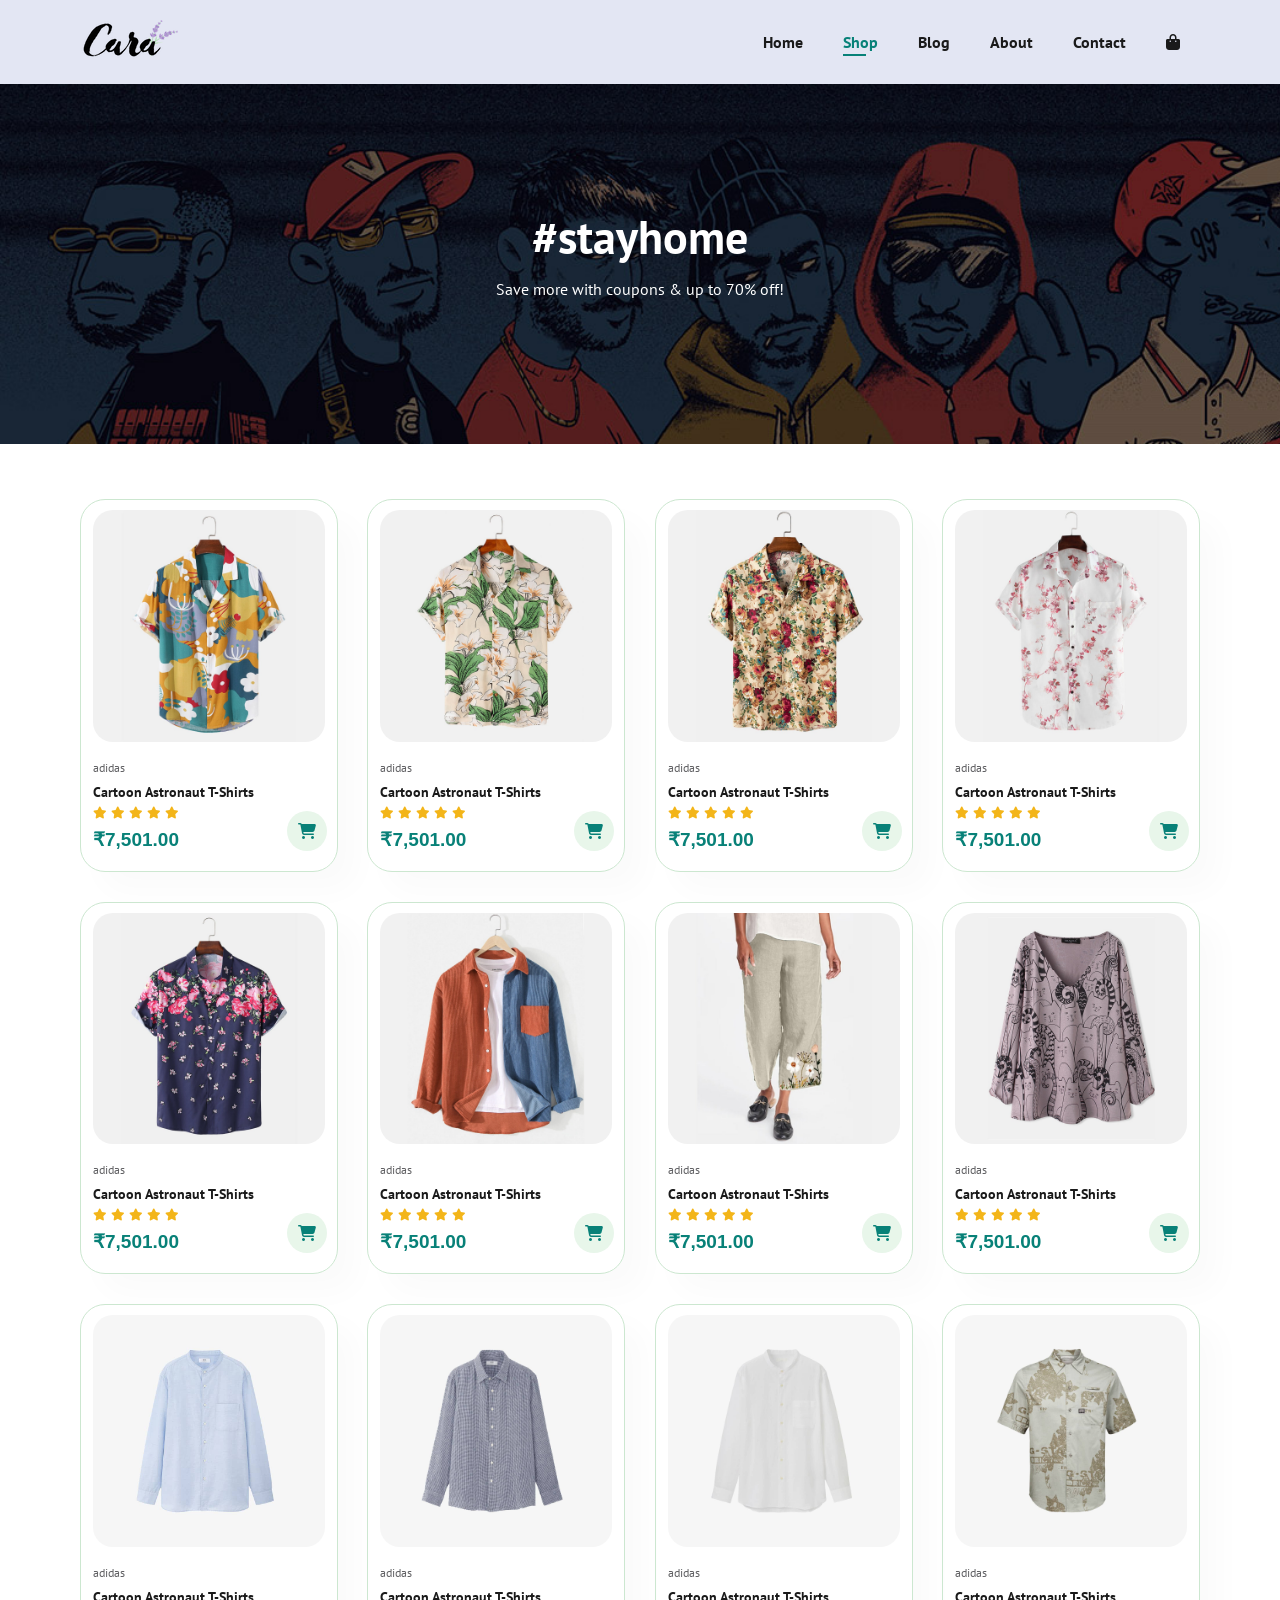
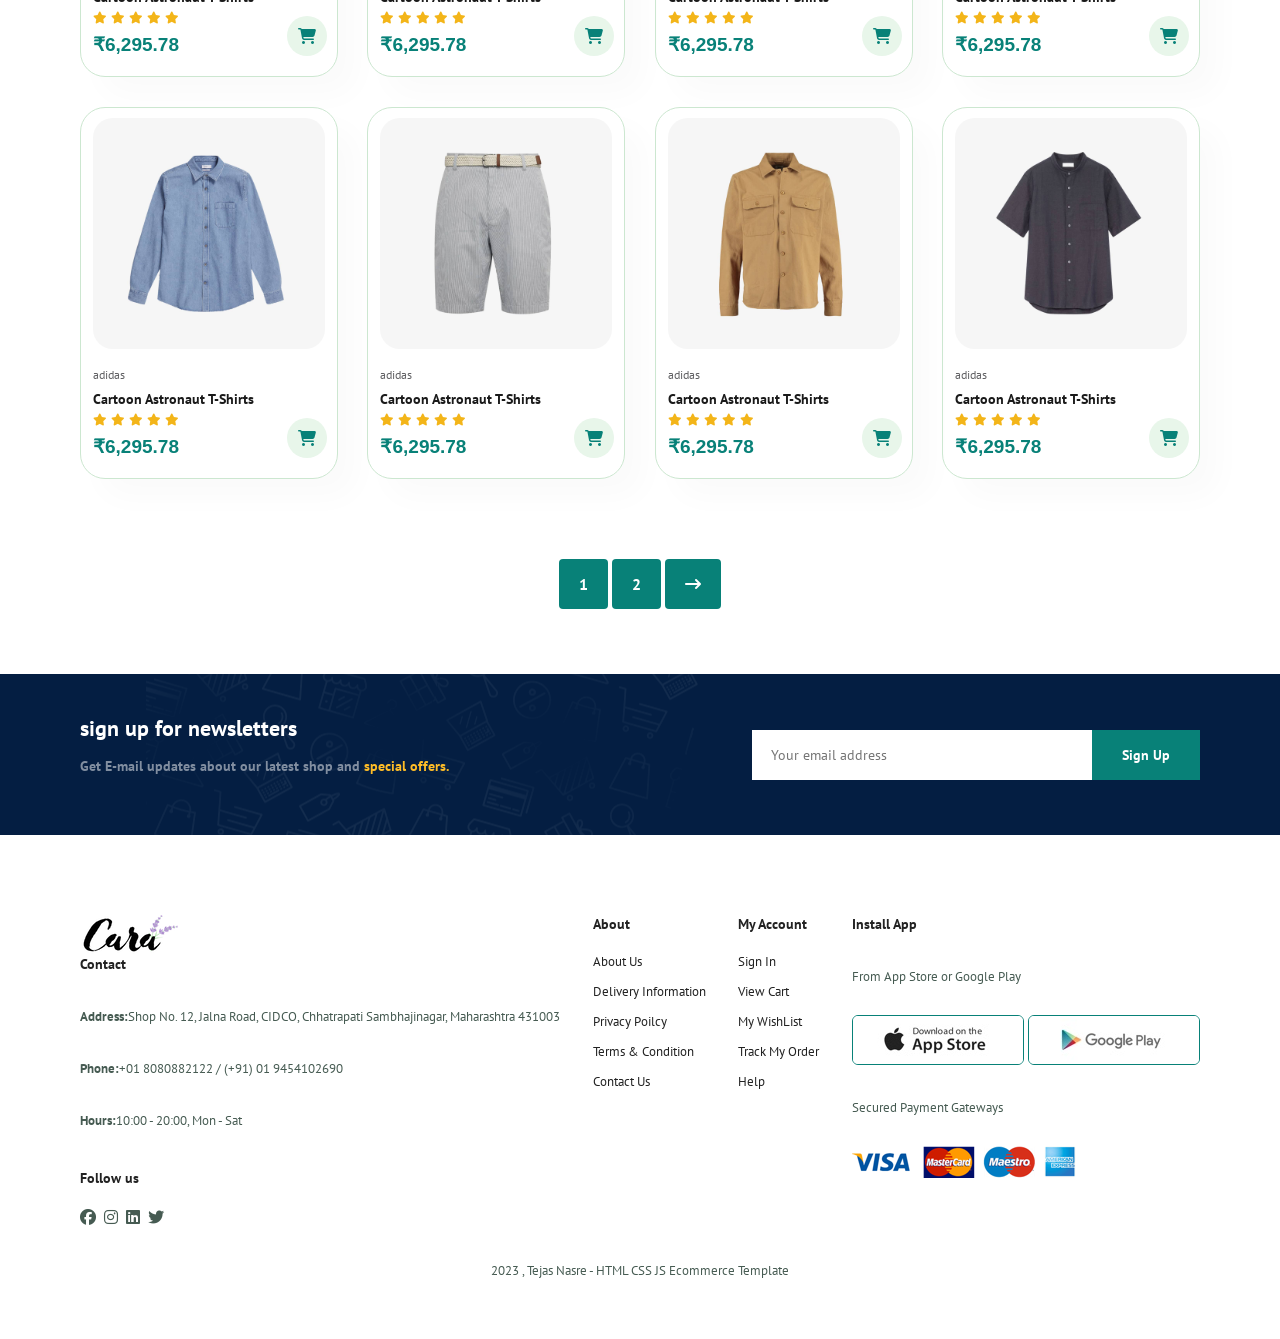
<file: shop.html>
<!DOCTYPE html>
<html lang="en">
<head>
    <meta charset="UTF-8">
    <meta name="viewport" content="width=device-width, initial-scale=1.0">
    <title>Cara-EcommerceWebsite</title>
    <link rel="shortcut icon" href="img/icon.png" type="image/.png">
    <link rel="stylesheet" href="https://cdnjs.cloudflare.com/ajax/libs/font-awesome/6.5.2/css/all.min.css">
    <!-- <link rel="stylesheet" href="https://cdnjs.cloudflare.com/ajax/libs/font-awesome/6.5.2/css/all.min.css"> -->
     <link rel="stylesheet" href="style.css">
</head>
<body>

<section id="header">
    <a href="#"><img src="img/logo.png" class="logo" alt=""></a>
    <div>
        <ul id="navbar">
            <li><a href="index.html">Home</a></li>
            <li><a  class="active" href="shop.html">Shop</a></li>
            <li><a href="blog.html">Blog</a></li>
            <li><a href="about.html">About</a></li>
            <li><a href="contact.html">Contact</a></li>
            <li id="lg-bag"><a href="cart.html"><i class="fa fa-shopping-bag" aria-hidden="true"></i>
            </a></li>
                <a href="#" id="close"><i class="fa fa-times" aria-hidden="true"></i>
                </i></a>
             
        </ul>
    </div>
    <div id="mobile">
        <a href="card.html"><i class="fa fa-shopping-bag" aria-hidden="true"></i> </a>
        <i id="bar" class="fas fa-outdent"></i>
         
    </div>
</section>

<section id="page-header">
    <h2>#stayhome</h2>
    <p>Save more with coupons & up to 70% off!</p>
</section> 

<section id="product1" class="section-p1">
    <div class="pro-container">
        <div class="pro" onclick="window.location.href='sproduct.html';">
            <img src="img/products/f1.jpg" alt="P-1">
            <div class="des">
                <span>adidas</span>
                <h5>Cartoon Astronaut T-Shirts</h5>
                <div class="star">
                    <i class="fa-solid fa-star"></i>
                    <i class="fa-solid fa-star"></i>
                    <i class="fa-solid fa-star"></i>
                    <i class="fa-solid fa-star"></i>
                    <i class="fa-solid fa-star"></i>
                </div>
                <h4>₹7,501.00</h4>
            </div>
            <a href="#" class="cart"><i class="fa-solid fa-cart-shopping"></i></a>
        </div>
        <div class="pro">
            <img src="img/products/f2.jpg" alt="P-2">
            <div class="des">
                <span>adidas</span>
                <h5>Cartoon Astronaut T-Shirts</h5>
                <div class="star">
                    <i class="fa-solid fa-star"></i>
                    <i class="fa-solid fa-star"></i>
                    <i class="fa-solid fa-star"></i>
                    <i class="fa-solid fa-star"></i>
                    <i class="fa-solid fa-star"></i>
                </div>
                <h4>₹7,501.00</h4>
            </div>
            <a href="#" class="cart"><i class="fa-solid fa-cart-shopping"></i></a>
        </div>
        <div class="pro">
            <img src="img/products/f3.jpg" alt="P-3">
            <div class="des">
                <span>adidas</span>
                <h5>Cartoon Astronaut T-Shirts</h5>
                <div class="star">
                    <i class="fa-solid fa-star"></i>
                    <i class="fa-solid fa-star"></i>
                    <i class="fa-solid fa-star"></i>
                    <i class="fa-solid fa-star"></i>
                    <i class="fa-solid fa-star"></i>
                </div>
                <h4>₹7,501.00</h4>
            </div>
            <a href="#" class="cart"><i class="fa-solid fa-cart-shopping"></i></a>
        </div>
        <div class="pro">
            <img src="img/products/f4.jpg" alt="P-4">
            <div class="des">
                <span>adidas</span>
                <h5>Cartoon Astronaut T-Shirts</h5>
                <div class="star">
                    <i class="fa-solid fa-star"></i>
                    <i class="fa-solid fa-star"></i>
                    <i class="fa-solid fa-star"></i>
                    <i class="fa-solid fa-star"></i>
                    <i class="fa-solid fa-star"></i>
                </div>
                <h4>₹7,501.00</h4>
            </div>
            <a href="#" class="cart"><i class="fa-solid fa-cart-shopping"></i></a>
        </div>
        <div class="pro">
            <img src="img/products/f5.jpg" alt="P-5">
            <div class="des">
                <span>adidas</span>
                <h5>Cartoon Astronaut T-Shirts</h5>
                <div class="star">
                    <i class="fa-solid fa-star"></i>
                    <i class="fa-solid fa-star"></i>
                    <i class="fa-solid fa-star"></i>
                    <i class="fa-solid fa-star"></i>
                    <i class="fa-solid fa-star"></i>
                </div>
                <h4>₹7,501.00</h4>
            </div>
            <a href="#" class="cart"><i class="fa-solid fa-cart-shopping"></i></a>
        </div>
        <div class="pro">
            <img src="img/products/f6.jpg" alt="P-6">
            <div class="des">
                <span>adidas</span>
                <h5>Cartoon Astronaut T-Shirts</h5>
                <div class="star">
                    <i class="fa-solid fa-star"></i>
                    <i class="fa-solid fa-star"></i>
                    <i class="fa-solid fa-star"></i>
                    <i class="fa-solid fa-star"></i>
                    <i class="fa-solid fa-star"></i>
                </div>
                <h4>₹7,501.00</h4>
            </div>
            <a href="#" class="cart"><i class="fa-solid fa-cart-shopping"></i></a>
        </div>
        <div class="pro">
            <img src="img/products/f7.jpg" alt="P-7">
            <div class="des">
                <span>adidas</span>
                <h5>Cartoon Astronaut T-Shirts</h5>
                <div class="star">
                    <i class="fa-solid fa-star"></i>
                    <i class="fa-solid fa-star"></i>
                    <i class="fa-solid fa-star"></i>
                    <i class="fa-solid fa-star"></i>
                    <i class="fa-solid fa-star"></i>
                </div>
                <h4>₹7,501.00</h4>
            </div>
            <a href="#" class="cart"><i class="fa-solid fa-cart-shopping"></i></a>
        </div>
        <div class="pro">
            <img src="img/products/f8.jpg" alt="P-8">
            <div class="des">
                <span>adidas</span>
                <h5>Cartoon Astronaut T-Shirts</h5>
                <div class="star">
                    <i class="fa-solid fa-star"></i>
                    <i class="fa-solid fa-star"></i>
                    <i class="fa-solid fa-star"></i>
                    <i class="fa-solid fa-star"></i>
                    <i class="fa-solid fa-star"></i>
                </div>
                <h4>₹7,501.00</h4>
            </div>
            <a href="#" class="cart"><i class="fa-solid fa-cart-shopping"></i></a>
        </div>
        <div class="pro">
            <img src="img/products/n1.jpg" alt="N-1">
            <div class="des">
                <span>adidas</span>
                <h5>Cartoon Astronaut T-Shirts</h5>
                <div class="star">
                    <i class="fa-solid fa-star"></i>
                    <i class="fa-solid fa-star"></i>
                    <i class="fa-solid fa-star"></i>
                    <i class="fa-solid fa-star"></i>
                    <i class="fa-solid fa-star"></i>
                </div>
                <h4>₹6,295.78</h4>
            </div>
            <a href="#" class="cart"><i class="fa-solid fa-cart-shopping"></i></a>
        </div>
        <div class="pro">
            <img src="img/products/n2.jpg" alt="N-2">
            <div class="des">
                <span>adidas</span>
                <h5>Cartoon Astronaut T-Shirts</h5>
                <div class="star">
                    <i class="fa-solid fa-star"></i>
                    <i class="fa-solid fa-star"></i>
                    <i class="fa-solid fa-star"></i>
                    <i class="fa-solid fa-star"></i>
                    <i class="fa-solid fa-star"></i>
                </div>
                <h4>₹6,295.78</h4>
            </div>
            <a href="#" class="cart"><i class="fa-solid fa-cart-shopping"></i></a>
        </div>
        <div class="pro">
            <img src="img/products/n3.jpg" alt="N-3">
            <div class="des">
                <span>adidas</span>
                <h5>Cartoon Astronaut T-Shirts</h5>
                <div class="star">
                    <i class="fas fa-star"></i>
                    <i class="fas fa-star"></i>
                    <i class="fas fa-star"></i>
                    <i class="fas fa-star"></i>
                    <i class="fas fa-star"></i>
                </div>
                <h4>₹6,295.78</h4>
            </div>
            <a href="#" class="cart"><i class="fa-solid fa-cart-shopping"></i></a>
        </div>
        <div class="pro">
            <img src="img/products/n4.jpg" alt="N-4">
            <div class="des">
                <span>adidas</span>
                <h5>Cartoon Astronaut T-Shirts</h5>
                <div class="star">
                    <i class="fa-solid fa-star"></i>
                    <i class="fa-solid fa-star"></i>
                    <i class="fa-solid fa-star"></i>
                    <i class="fa-solid fa-star"></i>
                    <i class="fa-solid fa-star"></i>
                </div>
                <h4>₹6,295.78</h4>
            </div>
            <a href="#" class="cart"><i class="fa-solid fa-cart-shopping"></i></a>
        </div>
        <div class="pro">
            <img src="img/products/n5.jpg" alt="N-5">
            <div class="des">
                <span>adidas</span>
                <h5>Cartoon Astronaut T-Shirts</h5>
                <div class="star">
                    <i class="fa-solid fa-star"></i>
                    <i class="fa-solid fa-star"></i>
                    <i class="fa-solid fa-star"></i>
                    <i class="fa-solid fa-star"></i>
                    <i class="fa-solid fa-star"></i>
                </div>
                <h4>₹6,295.78</h4>
            </div>
            <a href="#" class="cart"><i class="fa-solid fa-cart-shopping"></i></a>
        </div>
        <div class="pro">
            <img src="img/products/n6.jpg" alt="N-6">
            <div class="des">
                <span>adidas</span>
                <h5>Cartoon Astronaut T-Shirts</h5>
                <div class="star">
                    <i class="fa-solid fa-star"></i>
                    <i class="fa-solid fa-star"></i>
                    <i class="fa-solid fa-star"></i>
                    <i class="fa-solid fa-star"></i>
                    <i class="fa-solid fa-star"></i>
                </div>
                <h4>₹6,295.78</h4>
            </div>
            <a href="#" class="cart"><i class="fa-solid fa-cart-shopping"></i></a>
        </div>
        <div class="pro">
            <img src="img/products/n7.jpg" alt="N-7">
            <div class="des">
                <span>adidas</span>
                <h5>Cartoon Astronaut T-Shirts</h5>
                <div class="star">
                    <i class="fa-solid fa-star"></i>
                    <i class="fa-solid fa-star"></i>
                    <i class="fa-solid fa-star"></i>
                    <i class="fa-solid fa-star"></i>
                    <i class="fa-solid fa-star"></i>
                </div>
                <h4>₹6,295.78</h4>
            </div>
            <a href="#" class="cart"><i class="fa-solid fa-cart-shopping"></i></a>
        </div>
        <div class="pro">
            <img src="img/products/n8.jpg" alt="N-8">
            <div class="des">
                <span>adidas</span>
                <h5>Cartoon Astronaut T-Shirts</h5>
                <div class="star">
                    <i class="fa-solid fa-star"></i>
                    <i class="fa-solid fa-star"></i>
                    <i class="fa-solid fa-star"></i>
                    <i class="fa-solid fa-star"></i>
                    <i class="fa-solid fa-star"></i>
                </div>
                <h4>₹6,295.78</h4>
            </div>
            <a href="#" class="cart"><i class="fa-solid fa-cart-shopping"></i></a>
        </div>
        
        </div>
    </div>
</section>
<section id="pagination" class="section-p1">
    <a href="#">1</a>
    <a href="#">2</a>
    <a href="#"><i class="fa-solid fa-arrow-right-long"></i></a>
</section>

<section id="newsletter" class="section-p1 section-m1">
    <div class="newstext">
        <h4>sign up for newsletters</h4>
        <p>Get E-mail updates about our latest shop and <span>special offers.</span></p>
    </div>
    <div class="form">
        <input type="text" id="email" placeholder="Your email address">
        <button type="button" class="normal" onclick="startMembership()">
            Sign Up
        </button>
        <p id="message" style="margin-top: 15px; text-align: center; color: rgb(243, 241, 241);"></p>
    </div>
</section>
<footer class="section-p1">
    <div class="col">
        <img src="img/logo.png" alt="logo" class="logoS">
        <h4>Contact</h4>
        <p><strong>Address:</strong>Shop No. 12, Jalna Road, CIDCO, Chhatrapati Sambhajinagar, Maharashtra 431003</p>
        <p><strong>Phone:</strong>+01 8080882122 / (+91) 01 9454102690</p>
        <p><strong>Hours:</strong>10:00 - 20:00, Mon - Sat</p>
        <div class="follow">
            <h4>Follow us</h4>
            <div class="icon">
                <i class="fa-brands fa-facebook"></i>
                <i class="fa-brands fa-instagram"></i>
                <i class="fa-brands fa-linkedin"></i>
                <i class="fa-brands fa-twitter"></i>
            </div>
        </div>
    </div>
    <div class="col">
        <h4>About</h4>
        <a href="#">About Us</a>
        <a href="#">Delivery Information</a>
        <a href="#">Privacy Poilcy</a>
        <a href="#">Terms & Condition</a>
        <a href="#">Contact Us</a>
    </div>
    <div class="col">
        <h4>My Account </h4>
        <a href="#">Sign In</a>
        <a href="#">View Cart</a>
        <a href="#">My WishList</a>
        <a href="#">Track My Order</a>
        <a href="#">Help</a>
    </div>
    <div class="col install">
        <h4>Install App</h4>
        <p>From App Store or Google Play</p>
        <div class="row">
            <img src="img/pay/app.jpg" alt="app">
            <img src="img/pay/play.jpg" alt="play">
        </div>
        <p>Secured Payment Gateways</p>
        <img src="img/pay/pay.png" alt="pay">
    </div>
    <div class="copyright">
        <p>2023 , Tejas Nasre - HTML CSS JS Ecommerce Template</p>
    </div>
</footer>





<script src="script.js"></script>
</body>
</html>
</file>
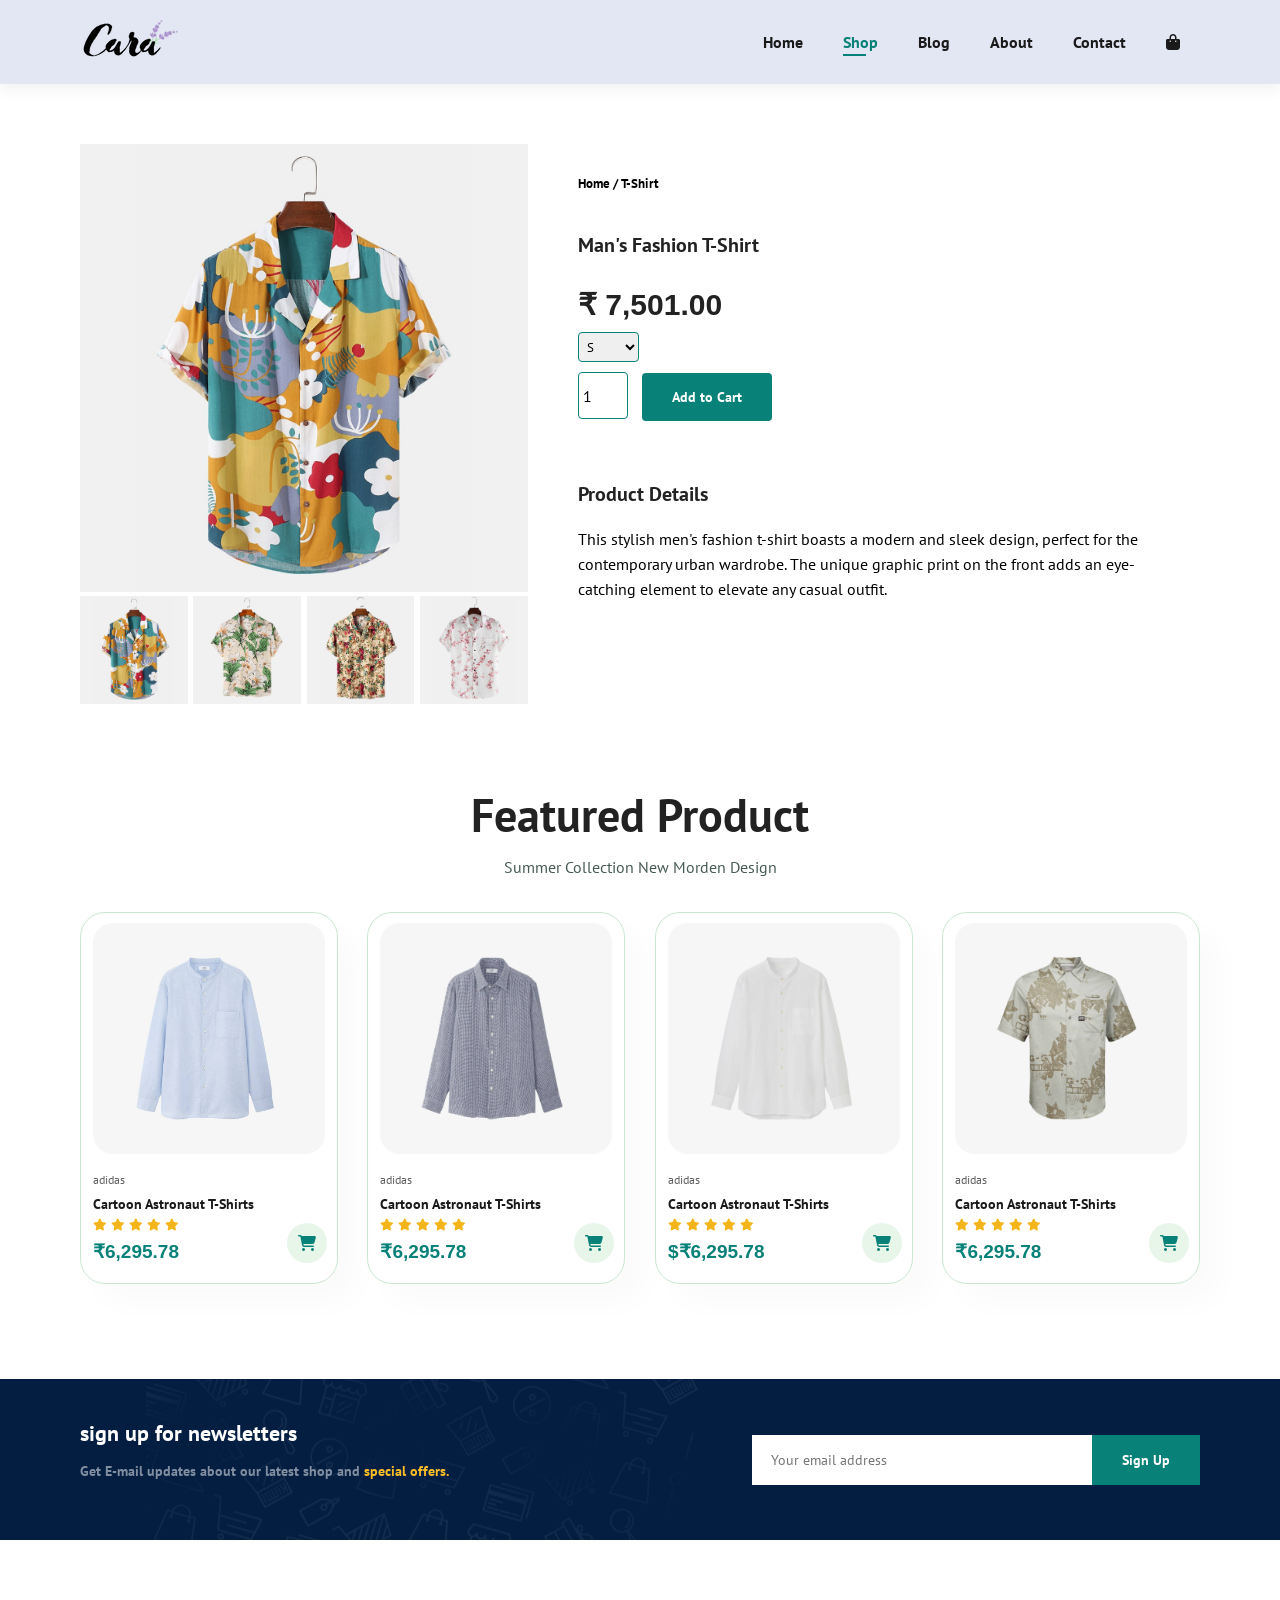
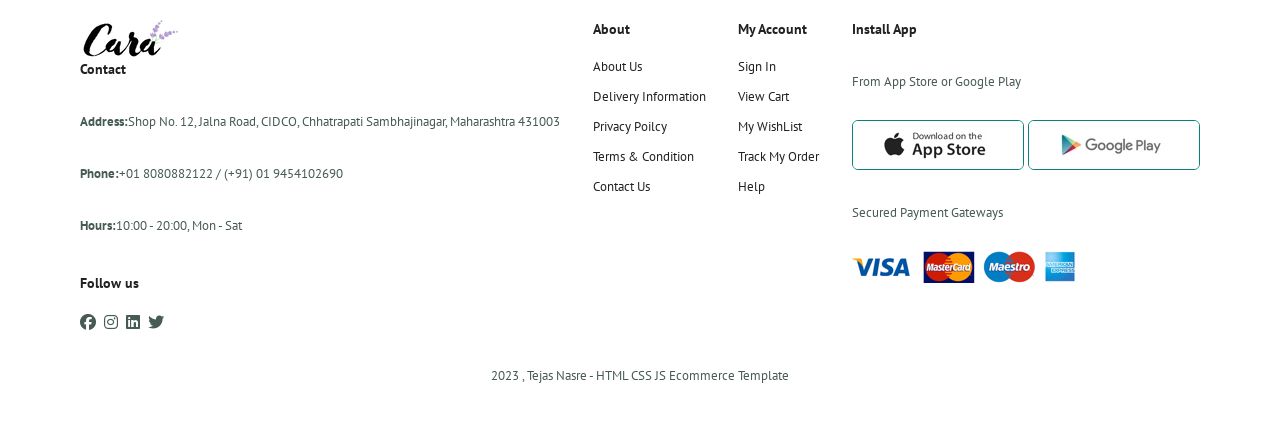
<file: sproduct.html>
<!DOCTYPE html>
<html lang="en">

<head>
    <meta charset="UTF-8">
    <meta name="viewport" content="width=device-width, initial-scale=1.0">
    <title>Cara-EcommerceWebsite</title>
    <link rel="shortcut icon" href="img/icon.png" type="image/.png">
    <link rel="stylesheet" href="https://cdnjs.cloudflare.com/ajax/libs/font-awesome/6.5.2/css/all.min.css">
    <!-- <link rel="stylesheet" href="https://cdnjs.cloudflare.com/ajax/libs/font-awesome/6.5.2/css/all.min.css"> -->
    <link rel="stylesheet" href="style.css">
</head>

<body>

    <section id="header">
        <a href="#"><img src="img/logo.png" class="logo" alt=""></a>
        <div>
            <ul id="navbar">
                <li><a href="index.html">Home</a></li>
                <li><a class="active" href="shop.html">Shop</a></li>
                <li><a href="blog.html">Blog</a></li>
                <li><a href="about.html">About</a></li>
                <li><a href="contact.html">Contact</a></li>
                <li id="lg-bag"><a href="cart.html"><i class="fa fa-shopping-bag" aria-hidden="true"></i>
                    </a></li>
                <a href="#" id="close"><i class="fa fa-times" aria-hidden="true"></i>
                    </i></a>

            </ul>
        </div>
        <div id="mobile">
            <a href="card.html"><i class="fa fa-shopping-bag" aria-hidden="true"></i> </a>
            <i id="bar" class="fas fa-outdent"></i>

        </div>
    </section>
    <section id="prodetails" class="section-p1">

        <div class="single-pro-img">

            <img src="img/products/f1.jpg" alt="P-1" width="100%" id="mainImg">

            <div class="small-img-group">

                <div class="small-img-col">
                    <img src="img/products/f1.jpg" width="100%" alt="P-1" class="small-img">
                </div>

                <div class="small-img-col">
                    <img src="img/products/f2.jpg" width="100%" alt="P-2" class="small-img">
                </div>

                <div class="small-img-col">
                    <img src="img/products/f3.jpg" width="100%" alt="P-3" class="small-img">
                </div>

                <div class="small-img-col">
                    <img src="img/products/f4.jpg" width="100%" alt="P-4" class="small-img">
                </div>

            </div>
        </div>


        <div class="single-pro-details">

            <h5>Home / T-Shirt</h5>

            <h4 id="productName">Man's Fashion T-Shirt</h4>

            <h2 id="productPrice">₹ 7,501.00</h2>

            <select id="productSize">
                <option value="S">S</option>
                <option value="M">M</option>
                <option value="L">L</option>
                <option value="XL">XL</option>
                <option value="XXL">XXL</option>
                <option value="XXXL">XXXL</option>
            </select>

            <input type="number" id="productQuantity" value="1" min="1">

            <button class="normal" onclick="addToCart()">
                Add to Cart
            </button>

            <p id="cartMessage"></p>

            <h4>Product Details</h4>

            <span>
                This stylish men's fashion t-shirt boasts a modern and sleek
                design, perfect for the contemporary urban wardrobe. The unique
                graphic print on the front adds an eye-catching element to
                elevate any casual outfit.
            </span>

        </div>

    </section>


    <section id="product1" class="section-p1">
        <h2>Featured Product</h2>
        <p>Summer Collection New Morden Design</p>
        <div class="pro-container">
            <div class="pro">
                <img src="img/products/n1.jpg" alt="N-1">
                <div class="des">
                    <span>adidas</span>
                    <h5>Cartoon Astronaut T-Shirts</h5>
                    <div class="star">
                        <i class="fa-solid fa-star"></i>
                        <i class="fa-solid fa-star"></i>
                        <i class="fa-solid fa-star"></i>
                        <i class="fa-solid fa-star"></i>
                        <i class="fa-solid fa-star"></i>
                    </div>
                    <h4>₹6,295.78</h4>
                </div>
                <a href="#" class="cart"><i class="fa-solid fa-cart-shopping"></i></a>
            </div>
            <div class="pro">
                <img src="img/products/n2.jpg" alt="N-2">
                <div class="des">
                    <span>adidas</span>
                    <h5>Cartoon Astronaut T-Shirts</h5>
                    <div class="star">
                        <i class="fa-solid fa-star"></i>
                        <i class="fa-solid fa-star"></i>
                        <i class="fa-solid fa-star"></i>
                        <i class="fa-solid fa-star"></i>
                        <i class="fa-solid fa-star"></i>
                    </div>
                    <h4>₹6,295.78</h4>
                </div>
                <a href="#" class="cart"><i class="fa-solid fa-cart-shopping"></i></a>
            </div>
            <div class="pro">
                <img src="img/products/n3.jpg" alt="N-3">
                <div class="des">
                    <span>adidas</span>
                    <h5>Cartoon Astronaut T-Shirts</h5>
                    <div class="star">
                        <i class="fa-solid fa-star"></i>
                        <i class="fa-solid fa-star"></i>
                        <i class="fa-solid fa-star"></i>
                        <i class="fa-solid fa-star"></i>
                        <i class="fa-solid fa-star"></i>
                    </div>
                    <h4>$₹6,295.78</h4>
                </div>
                <a href="#" class="cart"><i class="fa-solid fa-cart-shopping"></i></a>
            </div>
            <div class="pro">
                <img src="img/products/n4.jpg" alt="N-4">
                <div class="des">
                    <span>adidas</span>
                    <h5>Cartoon Astronaut T-Shirts</h5>
                    <div class="star">
                        <i class="fa-solid fa-star"></i>
                        <i class="fa-solid fa-star"></i>
                        <i class="fa-solid fa-star"></i>
                        <i class="fa-solid fa-star"></i>
                        <i class="fa-solid fa-star"></i>
                    </div>
                    <h4>₹6,295.78</h4>
                </div>
                <a href="#" class="cart"><i class="fa-solid fa-cart-shopping"></i></a>
            </div>
        </div>
    </section>



    <section id="newsletter" class="section-p1 section-m1">
        <div class="newstext">
            <h4>sign up for newsletters</h4>
            <p>Get E-mail updates about our latest shop and <span>special offers.</span></p>
        </div>
        <div class="form">
            <input type="text" id="email" placeholder="Your email address">
            <button type="button" class="normal" onclick="startMembership()">
                Sign Up
            </button>
            <p id="message" style="margin-top: 15px; text-align: center; color: rgb(243, 241, 241);"></p>
        </div>
    </section>
    <footer class="section-p1">
        <div class="col">
            <img src="img/logo.png" alt="logo" class="logoS">
            <h4>Contact</h4>
            <p><strong>Address:</strong>Shop No. 12, Jalna Road, CIDCO, Chhatrapati Sambhajinagar, Maharashtra 431003
            </p>
            <p><strong>Phone:</strong>+01 8080882122 / (+91) 01 9454102690</p>
            <p><strong>Hours:</strong>10:00 - 20:00, Mon - Sat</p>
            <div class="follow">
                <h4>Follow us</h4>
                <div class="icon">
                    <i class="fa-brands fa-facebook"></i>
                    <i class="fa-brands fa-instagram"></i>
                    <i class="fa-brands fa-linkedin"></i>
                    <i class="fa-brands fa-twitter"></i>
                </div>
            </div>
        </div>
        <div class="col">
            <h4>About</h4>
            <a href="#">About Us</a>
            <a href="#">Delivery Information</a>
            <a href="#">Privacy Poilcy</a>
            <a href="#">Terms & Condition</a>
            <a href="#">Contact Us</a>
        </div>
        <div class="col">
            <h4>My Account </h4>
            <a href="#">Sign In</a>
            <a href="#">View Cart</a>
            <a href="#">My WishList</a>
            <a href="#">Track My Order</a>
            <a href="#">Help</a>
        </div>
        <div class="col install">
            <h4>Install App</h4>
            <p>From App Store or Google Play</p>
            <div class="row">
                <img src="img/pay/app.jpg" alt="app">
                <img src="img/pay/play.jpg" alt="play">
            </div>
            <p>Secured Payment Gateways</p>
            <img src="img/pay/pay.png" alt="pay">
        </div>
        <div class="copyright">
            <p>2023 , Tejas Nasre - HTML CSS JS Ecommerce Template</p>
        </div>
    </footer>

    <script>
        var mainImg = document.getElementById("mainImg");
        var smallImg = document.getElementsByClassName("small-img");

        smallImg[0].addEventListener("click", () => {
            mainImg.src = smallImg[0].src;
        })
        smallImg[1].addEventListener("click", () => {
            mainImg.src = smallImg[1].src;
        })
        smallImg[2].addEventListener("click", () => {
            mainImg.src = smallImg[2].src;
        })
        smallImg[3].addEventListener("click", () => {
            mainImg.src = smallImg[3].src;
        })

        document.getElementById("productPrice").textContent = "₹ 7,501.00";





        

        function addToCart() {

            // Product information
            const name = document.getElementById("productName").innerText;
            const priceText = document.getElementById("productPrice").innerText;
            const size = document.getElementById("productSize").value;
            const quantity = parseInt(
                document.getElementById("productQuantity").value
            );
        
            // Convert price to number
            const price = parseFloat(
                priceText.replace("$", "")
            );
        
            // Product image
            const image = document.getElementById("mainImg").src;
        
            // Check quantity
            if (quantity < 1 || isNaN(quantity)) {
                alert("Please select a valid quantity");
                return;
            }
        
            // Create product object
            const product = {
                name: name,
                price: price,
                size: size,
                quantity: quantity,
                image: image
            };
        
            // Get existing cart
            let cart = JSON.parse(localStorage.getItem("cart")) || [];
        
            // Add product
            cart.push(product);
        
            // Save cart
            localStorage.setItem("cart", JSON.stringify(cart));
        
            // Message
            const message = document.getElementById("cartMessage");
        
            message.innerHTML = "Product added to cart successfully!";
            message.style.color = "green";
        
            // Go to cart after 1 second
            setTimeout(function() {
                window.location.href = "cart.html";
            }, 1000);
        }






        


    </script>





    <script src="script.js"></script>
</body>

</html>
</file>
<file: style.css>
@import url('https://fonts.googleapis.com/css2?family=PT+Sans:ital@1&display=swap');


::-webkit-scrollbar {
    width: 12px;
}

::-webkit-scrollbar-thumb {
    background-color: #E3E6F3;
    border-radius: 4px;
}

* {
    margin: 0;
    padding: 0;
    box-sizing: border-box;
    font-family: 'PT Sans', sans-serif;
}

html {
    scroll-behavior: smooth;
}

h1 {
    font-size: 50px;
    line-height: 64px;
    color: #222;
    /* font-family: 'Edu SA Beginner', 'cursive'; */
}

h2 {
    font-size: 46px;
    line-height: 54px;
    color: #222;
}

h4 {
    font-size: 20px;
    color: #222;
}

h6 {
    font-weight: 700;
    font-size: 12px;
}

p {
    font-size: 16px;
    color: #465b52;
    margin: 15px 0 20px 0;
}

.section-p1 {
    padding: 40px 80px;
}

.section-m1 {
    margin: 40px 0;
}

button.normal {
    font-size: 14px;
    font-weight: 600;
    padding: 15px 30px;
    color: #000;
    background-color: #fff;
    border-radius: 4px;
    cursor: pointer;
    border: none;
    outline: none;
    transition: all 0.3s ease;
}

button.white {
    font-size: 13px;
    font-weight: 600;
    padding: 11px 18px;
    color: #ffffff;
    background-color: transparent;
    cursor: pointer;
    border: 1px solid white;
    outline: none;
    transition: all 0.3s ease;
}

body {
    width: 100%;
}

#header {
    display: flex;
    align-items: center;
    justify-content: space-between;
    padding: 20px 80px;
    background-color: #E3E6F3;
    box-shadow: 0 5px 15px rgba(0, 0, 0, 0.06);
    z-index: 999;
    position: sticky;
    top: 0;
    left: 0;
}

#navbar {
    display: flex;
    align-items: center;
    justify-content: center;
}


#navbar li {
    list-style: none;
    padding: 0 20px;
    position: relative;
}

#navbar li a {
    cursor: pointer;
    text-decoration: none;
    font-size: 1rem;
    font-weight: 600;
    color: #1a1a1a;
    transition: all 0.3s ease;
}

#mobile {
    display: none;
    align-items: center;
}

#navbar li a:hover,
#navbar li a.active {
    color: #088178;

}

#navbar li a:hover::after,
#navbar li a.active::after {
    content: "";
    width: 30%;
    height: 2px;
    background-color: #088178;
    position: absolute;
    bottom: -4px;
    left: 20px;
}


#close {
    display: none;
}

#hero {
    background: url(img/hero4.png);
    height: 90vh;
    width: 100%;
    background-size: cover;
    background-position: top 25% right 0;
    padding: 0 80px;
    display: flex;
    flex-direction: column;
    align-items: flex-start;
    justify-content: center;
}

#hero h4 {
    padding-bottom: 15px;
}

#hero h1 {
    color: #088178;
}

#hero button {
    background: url(img/button.png);
    background-color: transparent;
    color: #088178;
    border: 0;
    padding: 14px 80px 14px 65px;
    background-repeat: no-repeat;
    cursor: pointer;
    font-weight: 700;
    font-size: 15px;
}

#feature {
    display: flex;
    align-items: center;
    justify-content: space-between;
    flex-wrap: wrap;
}

#feature .fe-box {
    width: 180px;
    text-align: center;
    padding: 25px 15px;
    box-shadow: 20px 20px 34px rgba(0, 0, 0, 0.03);
    border: 1px solid #cce7d0;
    border-radius: 4px;
    margin: 15px 0;
    cursor: pointer;
}

#feature .fe-box:hover {
    box-shadow: 10px 10px 54px rgba(70, 62, 221, 0.1);
}

#feature .fe-box img {
    width: 100%;
    margin-bottom: 10px;
}

.fe-box h6 {
    display: inline-block;
    padding: 9px 8px 6px 8px;
    line-height: 1;
    border-radius: 4px;
    color: #088178;
    background-color: #fddde4;
}

#feature .fe-box:nth-child(2) h6 {
    background-color: #cdebbc;
}

#feature .fe-box:nth-child(3) h6 {
    background-color: #d1e8f2;
}

#feature .fe-box:nth-child(4) h6 {
    background-color: #f6dbf6;
}

#feature .fe-box:nth-child(5) h6 {
    background-color: #cdd4f8;
}

#feature .fe-box:nth-child(6) h6 {
    background-color: #fff2e5;
}




#product1 {
    text-align: center;
}

#product1 .pro-container {
    width: 100%;
    display: flex;
    flex-direction: row;
    justify-content: space-between;
    align-items: center;
    flex-wrap: wrap;
}

#product1 .pro {
    width: 23%;
    min-width: 250px;
    padding: 10px 12px;
    border: 1px solid #cce7d0;
    border-radius: 25px;
    cursor: pointer;
    box-shadow: 20px 20px 30px rgba(0, 0, 0, 0.02);
    margin: 15px 0;
    transition: all 0.3s ease;
    position: relative;
}

#product1 .pro:hover {
    box-shadow: 20px 20px 30px rgba(0, 0, 0, 0.06);
}

#product1 .pro img {
    width: 100%;
    border-radius: 20px;
}

#product1 .pro .des {
    text-align: start;
    padding: 10px 0;
}

#product1 .pro .des span {
    color: #606063;
    font-size: 12px;
}

#product1 .pro .des h5 {
    padding-top: 7px;
    color: #1a1a1a;
    font-size: 14px;
}

#product1 .pro .des i {
    font-size: 12px;
    color: rgb(243, 181, 25);
}

#product1 .pro .des h4 {
    padding-top: 7px;
    font-size: 19px;
    font-weight: 700;
    color: #088178;
    font-family: Arial, sans-serif;
}

#product1 .pro .cart {
    width: 40px;
    height: 40px;
    line-height: 40px;
    border-radius: 50px;
    background-color: #e8f6ea;
    font-weight: 500;
    color: #088178;
    position: absolute;
    bottom: 20px;
    right: 10px;
}



#banner {
    display: flex;
    flex-direction: column;
    justify-content: center;
    align-items: center;
    text-align: center;
    background: url(img/banner/b2.jpg);
    width: 100%;
    height: 40vh;
    background-size: cover;
    background-position: center;
}

#banner h4 {
    color: white;
    font-size: 16px;
}

#banner h2 {
    color: white;
    font-size: 30px;
    padding: 10px 0;
}

#banner h2 span {
    color: #ef3636;
    ;
}

#banner button:hover {
    background-color: #ef3636;
    color: #fff;
}

#sm-banner {
    display: flex;
    justify-content: space-between;
    flex-wrap: wrap;
}

#sm-banner .bannner-box {
    display: flex;
    flex-direction: column;
    justify-content: center;
    align-items: flex-start;
    background: url(img/banner/b17.jpg);
    width: 570px;
    height: 50vh;
    background-size: cover;
    background-position: center;
    padding: 30px;
}

#sm-banner .bannner-box h4 {
    color: white;
    font-size: 20px;
    font-weight: 300;
}

#sm-banner .bannner-box h2 {
    color: white;
    font-size: 28px;
    font-weight: 800;
}

#sm-banner span {
    color: white;
    font-size: 14px;
    font-weight: 500;
    padding-bottom: 15px;
}

#sm-banner .bannner-box:hover button {
    background-color: #088178;
    border: 1px solid #088178;
}

#sm-banner .bannner-box:nth-child(2) {
    background: url(img/banner/b10.jpg);
}

#banner3 {
    display: flex;
    flex-direction: row;
    justify-content: space-between;
    flex-wrap: wrap;
    padding: 0 80px;
}

#banner3 .banner-box {
    display: flex;
    flex-direction: column;
    justify-content: center;
    align-items: flex-start;
    background: url(img/banner/b7.jpg);
    width: 30%;
    height: 30vh;
    background-size: cover;
    background-position: center;
    padding: 30px;
    margin-bottom: 20px;
}

#banner3 h4 {
    color: white;
    font-weight: 900;
    font-size: 22px;
}

#banner3 h3 {
    color: #ec544e;
    font-weight: 800;
    font-size: 15px;
}

#banner3 .banner-box2 {
    background: url(img/banner/b4.jpg);
    background-size: cover;
    background-position: center;
}

#banner3 .banner-box3 {
    background: url(img/banner/b18.jpg);
    background-size: cover;
    background-position: center;
}

#newsletter {
    display: flex;
    justify-content: space-between;
    flex-wrap: wrap;
    align-items: center;
    background: url(img/banner/b14.png);
    background-repeat: no-repeat;
    background-position: 20% 30%;
    background-color: #041e42;
}

#newsletter h4 {
    font-size: 22px;
    font-weight: 700;
    color: white;
}

#newsletter p {
    font-size: 14px;
    font-weight: 600;
    color: #818ea0;
}

#newsletter p span {
    color: #ffbd27;
}

#newsletter input {
    height: 3.125rem;
    padding: 0 1.25em;
    font-size: 14px;
    width: 100%;
    border: 1px solid transparent;
    border-radius: 4px;
    border-radius: 0;
    outline: none;
}

#newsletter button {
    background-color: #088178;
    color: white;
    white-space: nowrap;
    height: 3.125rem;
    border-radius: 0;
}

#newsletter .form {
    display: flex;
    flex-direction: row;
    width: 40%;
}

footer {
    display: flex;
    flex-wrap: wrap;
    justify-content: space-between;
}

footer .col {
    display: flex;
    flex-direction: column;
    align-items: flex-start;
    margin-bottom: 20px;
}

footer .logo {
    margin-bottom: 30px;
}

footer h4 {
    font-size: 14px;
    padding-bottom: 20px;
}

footer p {
    font-size: 13px;
    padding-bottom: 0 0 8px 0;
}

footer a {
    font-size: 13px;
    text-decoration: none;
    color: #222;
    margin-bottom: 13px;
}

footer .follow {
    margin-top: 20px;
}

footer .follow i {
    color: #465b52;
    padding-right: 4px;
    cursor: pointer;
}

footer .install .row img {
    border: 1px solid #088178;
    border-radius: 6px;
}

footer .install img {
    margin: 10px 0 15px 0;
}

footer .follow i:hover,
footer a:hover {
    color: #088178;
}

footer .copyright {
    width: 100%;
    text-align: center;
}



/*Shop page*/
#page-header{
    background-image: url(img/banner/b1.jpg);
    width: 100%;
    height: 40vh;
    background-size: cover;
    display: flex;
    justify-content: center;
     text-align: center;
     flex-direction: column;
     padding: 14px;

}
#page-header h2,
#page-header p{
    color: #fff;
}

#pagination{
  text-align: center;
}
#pagination a{
  text-decoration: none;
  background-color: #088178;
  padding: 15px 20px;
  border-radius: 4px;
  color: #fff;
  font-weight: 600;
}
#pagination a i{
    font-size: 16px;
    font-weight: 600;

}



/*sproduct*/
#prodetails {
    display: flex;
    margin-top: 20px;
}

#prodetails .single-pro-details {
    width: 50%;
    padding-top: 30px;
}

#prodetails .single-pro-img {
    width: 40%;
    margin-right: 50px;
}

.small-img-group {
    display: flex;
    flex-direction: row;
    justify-content: space-between;
}

.small-img-col {
    flex-basis: 24%;
    cursor: pointer;
}

#prodetails .single-pro-details h2 {
    font-size: 26px;
}

#prodetails .single-pro-details select {
    display: block;
    padding: 5px 10px;
    margin-bottom: 10px;
    outline: none;
    border: 1px solid #088178;
    border-radius: 4px;
    padding: 4px;
}

#prodetails .single-pro-details input {
    width: 50px;
    height: 47px;
    padding-left: 10px;
    font-size: 16px;
    margin-right: 10px;
    border: 1px solid #088178;
    border-radius: 4px;
    padding: 4px;
    outline: 0;
}

#prodetails .single-pro-details span {
    line-height: 25px;
}

#prodetails .single-pro-details button {
    background-color: #088178;
    color: white;
}

#prodetails .single-pro-details h4 {
    padding: 40px 0 20px 0;
}









@media screen and (max-width:477px) {

    /* Single Product */
    #prodetails {
        display: flex;
        flex-direction: column;
    }

    #prodetails .single-pro-img {
        width: 100%;
        margin-right: 0;
    }

    #prodetails .single-pro-details {
        width: 100%;
        padding-top: 0px;
    }
 
}
#prodetails .single-pro-details h2 {
    font-family: Arial, sans-serif;
    font-size: 30px;
    font-weight: 600;
}
 




/*👉Blog page👈*/
@import url(../css/style.css);
@import url(../css/responsiveHome.css);

#page-header.blog-header {
    background: url(img/banner/b19.jpg);
    background-position: center;
    background-size: cover;
}

#blog {
    padding: 150px 150px 0 150px;
}

#blog .blog-box {
    display: flex;
    flex-direction: row;
    align-items: center;
    width: 100%;
    padding-bottom: 10px;
    position: relative;
}

#blog .blog-img {
    width: 50%;
    margin: 40px;
}

#blog img {
    width: 100%;
    height: 300px;
    object-fit: cover;
}

#blog .blog-details {
    width: 50%;
}

#blog .blog-details a {
    text-decoration: none;
    font-size: 11px;
    color: black;
    font-weight: 700;
    position: relative;
    transition: 0.3s;
}

#blog .blog-details a::after {
    content: "";
    width: 50px;
    height: 1.5px;
    background-color: black;
    position: absolute;
    top: 4px;
    right: -60px;
}

#blog .blog-details a:hover {
    color: #088178;
}

#blog .blog-details a:hover::after {
    background-color: #088178;
}

#blog .blog-box h1 {
    position: absolute;
    top: -12px;
    left: 35px;
    font-size: 70px;
    font-weight: 700;
    color: #c9cbce;
    z-index: -9;
}

@media screen and (max-width:477px) {
    #blog {
        padding: 100px 20px 0 20px;
    }

    #blog .blog-box {
        display: flex;
        flex-direction: column;
        align-items: flex-start;
        width: 100%;
        position: relative;
        margin-bottom: 55px;
    }

    #blog .blog-img {
        width: 100%;
        margin: 0px;
        margin-bottom: 30px;
    }

    #blog .blog-details {
        width: 100%;
    }

    #blog .blog-box h1 {
        position: absolute;
        top: -45px;
        left: 5px;
        font-size: 70px;
        font-weight: 700;
        color: #c9cbce;
        z-index: -9;
    }
}




/*👉about section👈*/
#page-header.about-header {
    background: url(img/about/banner.png);
    background-position: center;
    background-size: cover;
}

#about-head img {
    width: 50%;
    height: auto;
}

#about-head {
    display: flex;
    align-items: center;
}

#about-head div {
    padding-left: 40px;
}

#about-app {
    text-align: center;
}

#about-app .video {
    width: 70%;
    height: 100%;
    margin: 30px auto 0 auto;
}

#about-app .video video {
    width: 100%;
    height: 100%;
    border-radius: 20px;
}

@media screen and (max-width:477px) {
    #about-head {
        flex-direction: column;
    }

    #about-head img {
        width: 100%;
        margin-bottom: 20px;
    }

    #about-head div {
        padding-left: 0px;
    }

    #about-app .video {
        width: 100%;
    }
}







/*👉contact section👈*/
#contact-details {
    display: flex;
    flex-direction: row;
    align-items: center;
    justify-content: space-between;
}

#contact-details .details {
    width: 40%;
}

#contact-details .details span,
#form-details form span {
    font-size: 12px;
}

#contact-details .details h2,
#form-details form h2 {
    font-size: 26px;
    line-height: 35px;
    padding: 20px 0;
}

#contact-details .details h3 {
    font-size: 16px;
    padding-bottom: 15px;
}

#contact-details .details li {
    list-style: none;
    display: flex;
    padding: 10px 0;
}

#contact-details .details li i {
    font-size: 14px;
    padding-right: 22px;
}

#contact-details .details li p {
    margin: 0;
    font-size: 14px;
}

#contact-details .map {
    width: 55%;
    height: 400px;
}

#contact-details .map iframe {
    width: 100%;
    height: 100%;
}

#form-details {
    display: flex;
    justify-content: space-between;
    align-items: center;
    margin: 30px;
    padding: 80px;
    border: 1px solid #bdbbbb;
}

#form-details form {
    width: 65%;
    display: flex;
    flex-direction: column;
    align-items: flex-start;
}

#form-details form input,
#form-details form textarea {
    width: 100%;
    padding: 12px 15px;
    outline: none;
    margin-bottom: 20px;
    border: 1px solid #bdbaba;
}

#form-details form button {
    background-color: #088178;
    color: white;
}

#form-details .people div {
    padding-bottom: 25px;
    display: flex;
    align-items: flex-start;
}

#form-details .people div img {
    width: 65px;
    height: 65px;
    object-fit: cover;
    margin-right: 15px;
}

#form-details .people div p {
    margin: 0;
    font-size: 13px;
    line-height: 25px;
}

#form-details .people div span {
    display: block;
    font-size: 16px;
    font-weight: 600;
    color: black;
}

@media screen and (max-width:799px) {
    #form-details {
        padding: 40px;
    }

    #form-details .people {
        margin-left: 20px;
    }

    #form-details form {
        width: 55%;
    }
}

@media screen and (max-width:477px) {
    #contact-details {
        flex-direction: column;
    }

    #contact-details .details {
        width: 100%;
        margin-bottom: 30px;
    }

    #contact-details .map {
        width: 100%;
    }

    #form-details {
        margin: 10px;
        padding: 10px 10px;
        flex-wrap: wrap;
    }

    #form-details form {
        width: 100%;
        margin-bottom: 30px;
    }
}


 
/*👉Cart section👈*/
#cart {
    overflow-x: auto;
    font-family: Arial, sans-serif;
}

#cart table {
    width: 100%;
    border-collapse: collapse;
    table-layout: fixed;
    white-space: nowrap;
    font-family: Arial, sans-serif;
}

#cart table img {
    width: 70px;
    font-family: Arial, sans-serif;
}

#cart table td:nth-child(1) {
    width: 100px;
    text-align: center;
    font-family: Arial, sans-serif;
}

#cart table td:nth-child(2) {
    width: 150px;
    text-align: center;
    font-family: Arial, sans-serif;
}

#cart table td:nth-child(3) {
    width: 250px;
    text-align: center;
    font-family: Arial, sans-serif;
}

#cart table td:nth-child(4),
#cart table td:nth-child(5),
#cart table td:nth-child(6) {
    width: 150px;
    text-align: center;
    font-family: Arial, sans-serif;
}

#cart table td:nth-child(5) input {
    width: 70px;
    padding: 10px 5px 10px 15px;
    outline: none;
    font-family: Arial, sans-serif;
}

#cart table thead {
    border: 1px solid #c8cac7;
    border-left: none;
    border-right: none;
    font-family: Arial, sans-serif;
}

#cart table thead td {
    font-weight: 700;
    text-transform: uppercase;
    font-size: 13px;
    padding: 18px 0;
    font-family: Arial, sans-serif;
}

#cart table tbody tr td {
    padding-top: 15px;
    font-family: Arial, sans-serif;
}

#cart table td {
    font-size: 13px;
    font-family: Arial, sans-serif;
}

#cart-add {
    display: flex;
    flex-wrap: wrap;
    justify-content: space-between;
    font-family: Arial, sans-serif;
}

#coupon {
    width: 50%;
    margin-bottom: 30px;
    font-family: Arial, sans-serif;
}

#coupon h3,
#sub-total {
    padding-bottom: 15px;
    font-family: Arial, sans-serif;
}
#cart-total{
    font-family: Arial, sans-serif;
}

#coupon input {
    padding: 10px 20px;
    outline: none;
    width: 60%;
    margin-right: 10px;
    border: 1px solid #c8cac7;
    font-family: Arial, sans-serif;
}

#coupon button,
#sub-total button {
    background-color: #088178;
    color: white;
    padding: 12px 20px;
    font-family: Arial, sans-serif;
}

#sub-total {
    width: 50%;
    margin-bottom: 30px;
    border: 1px solid #e2e2e2;
    padding: 30px;
    font-family: Arial, sans-serif;
}

#sub-total table {
    border-collapse: collapse;
    width: 100%;
    margin-bottom: 20px;
    font-family: Arial, sans-serif;
}

#sub-total table td {
    width: 50%;
    border: 1px solid #e2e2e2;
    padding: 10px;
    font-size: 13px;
    font-family: Arial, sans-serif;
}

@media screen and (max-width:477px) {
    #cart-add {
        flex-direction: column;
        font-family: Arial, sans-serif;
    }

    #coupon {
        width: 100%;
        font-family: Arial, sans-serif;
    }

    #sub-total {
        width: 100%;
        padding: 20px;
        font-family: Arial, sans-serif;
    }

}

 

 








@media (max-width:799px) {
    .section-p1 {
            padding: 40px 40px;   }
    #navbar {
        display: flex;
        flex-direction: column;
        align-items: flex-start;
        justify-content: flex-start;
        position: fixed;
        top: 0;
        right: -300px;
        height: 100vh;
        width: 300px;
        background-color: #E3E6F3;
        box-shadow: 0 40px 60px rgba(0, 0, 0, 0.01);
        padding: 80px 0 0 10px;
    }

    #navbar.active {
        right: 0px;
    }

    #navbar li {
        margin-bottom: 25px;

    }

    #mobile {
        display: flex;
        align-items: center;
    }

    #mobile i {
        color: #1a1a1a;
        font-size: 24px;
        padding-left: 20px;
    }

    #close {

        display: block;
        position: absolute;
        top: 30px;
        left: 30px;
        color: #222;
        font-size: 24px;
    }

    #lg-bag {
        display: none;
    }

    #hero {
        height: 70vh;
        padding: 0 80px;
        background-position: top 30% right 30%;
    }

    #feature {
        justify-content: center;
    }
    #feature .fe-box{
        margin: 15px 15px;
    }
    #banner{
        height: 20vh;
    }
    #banner .banner-box{
        min-width: 100%;
        height: 30vh;
    }

    /*👉 #close {
                display: block;
                position: absolute;
                top: 20px;
                left: 20px;
                font-size: 24px;
            }
    
            #close a {
                color: #222;
                text-decoration: none;
            }👈*/
}









/*👉
Responsive Home
👈*/
@media screen and (max-width:799px) {
    .section-p1 {
        padding: 40px 40px;
    }

    #navbar {
        display: flex;
        flex-direction: column;
        align-items: flex-start;
        justify-content: flex-start;
        position: fixed;
        top: 0;
        right: -300px;
        height: 100vh;
        width: 300px;
        background-color: #E3E6F3;
        box-shadow: 0 40px 60pc rgba(0, 0, 0, 0.1);
        padding: 80px 0 0 10px;
        transition: all 0.4s ease;
    }

    #navbar.active {
        right: 0;
    }

    #navbar li {
        margin-bottom: 25px;
    }

    #mobile {
        display: flex;
        align-items: center;
    }

    #mobile i {
        color: #1a1a1a;
        font-size: 24px;
        padding-left: 20px;
    }

    #close {
        display: initial;
        font-size: 24px;
        position: absolute;
        top: 30px;
        left: 30px;
        color: #222;
    }

    .lg-bag {
        display: none;
    }

    #hero {
        height: 70vh;
        padding: 0 80px;
        background-position: top 30% right 30%;
    }

    #feature {
        justify-content: center;

    }

    #feature .fe-box {
        margin: 15px 15px;
    }

    #product1 .pro-container {
        justify-content: center;
    }

    #product1 .pro {
        margin: 15px;
    }

    #banner {
        height: 20vh;
    }

    #sm-banner .bannner-box {
        min-width: 100%;
        height: 30vh;
    }

    #sm-banner .bannner-box:nth-child(2) {
        background-position: center;
        background-repeat: no-repeat;
        background-size: cover;
    }

    #banner3 {
        padding: 0 40px;
    }

    #banner3 .banner-box {
        width: 28%;
    }

    #newsletter .form {
        width: 70%;
    }
}

@media screen and (max-width:477px) {
    #navbar {
        width: 225px;
    }

    .section-p1 {
        padding: 20px;
    }

    #header {
        padding: 10px 30px;
    }

    #hero {
        padding: 0 20px;
        background-position: 55%;
    }

    h2 {
        font-size: 32px;
    }

    h1 {
        font-size: 38px;
    }

    #feature .fe-box {
        width: 155px;
        margin: 0 0 15px 0;
    }

    #feature {
        justify-content: space-between;
    }

    #product1 .pro {
        width: 100%;
    }

    #banner {
        height: 40vh;
    }

    #sm-banner .bannner-box {
        height: 40vh;
    }

    #sm-banner .bannner-box:nth-child(2) {
        margin-top: 20px;
    }

    #banner3 {
        padding: 0 20px;
    }

    #banner3 .banner-box {
        width: 100%;
    }

    #newsletter {
        padding: 40px 20px;
    }

    #newsletter .form {
        width: 100%;
    }

    footer .copyright {
        text-align: start;
    }
}



/*👉.single-pro-details h2 {
    font-family: Arial, sans-serif;
    font-size: 1px;
    font-weight: 700;
}👈*/
</file>
<file: checkout.css>
#checkout {
    width: 100%;
    max-width: 1000px;
    margin: 0 auto;

    display: flex;
    flex-direction: column;
    align-items: center;
    justify-content: center;

    box-sizing: border-box;
}
#checkout h2 {
    text-align: center;
    align-items: center;
    
    margin-bottom: 40px;
}

.checkout-container {
    display: flex;
    justify-content: space-between;
    gap: 40px;
}

.customer-details {
    width: 100%;
     
}

.customer-details h3 {
    margin-bottom: 20px;
}

.customer-details label {
    display: block;
    margin-top: 15px;
    margin-bottom: 5px;
}

.customer-details input,
.customer-details textarea,
.customer-details select {
    width: 200%;
    padding: 12px;
    border: 1px solid #ccc;
    outline: none;
    margin-bottom: 10px;
}

.customer-details textarea {
    height: 100px;
    resize: vertical;
}

.customer-details button {
    display: block;

    width: 200px;
    height: 55px;

    margin: 25px auto 0;

    background: linear-gradient(135deg, rgb(153, 153, 153), rgb(90, 90, 90));
    color: white;

    border: 1px solid rgb(180, 180, 180);
    border-radius: 30px;

    font-size: 18px;
    font-weight: 700;
    letter-spacing: 0.5px;

    cursor: pointer;

    box-shadow: 0 6px 18px rgba(153, 153, 153, 0.35);

    transition: all 0.3s ease;
}

.customer-details button:hover {
    transform: translateY(-3px) scale(1.03);

    background: linear-gradient(135deg, rgb(175, 175, 175), rgb(110, 110, 110));

    box-shadow: 0 10px 25px rgba(153, 153, 153, 0.55);
}

.customer-details button:active {
    transform: scale(0.97);
}

.order-summary {
    width: 40%;
    border: 1px solid #ddd;
    padding: 25px;
    height: fit-content;
}

.order-product {
    display: flex;
    gap: 15px;
    padding: 15px 0;
    border-bottom: 1px solid #ddd;
}

.order-product img {
    width: 70px;
    height: 80px;
    object-fit: cover;
}

.order-product p {
    margin: 5px 0;
    font-size: 13px;
}


/* MOBILE */

@media (max-width: 477px) {

    .checkout-container {
        flex-direction: column;
    }

    .customer-details,
    .order-summary {
        width: 100%;
    }

}
</file>
